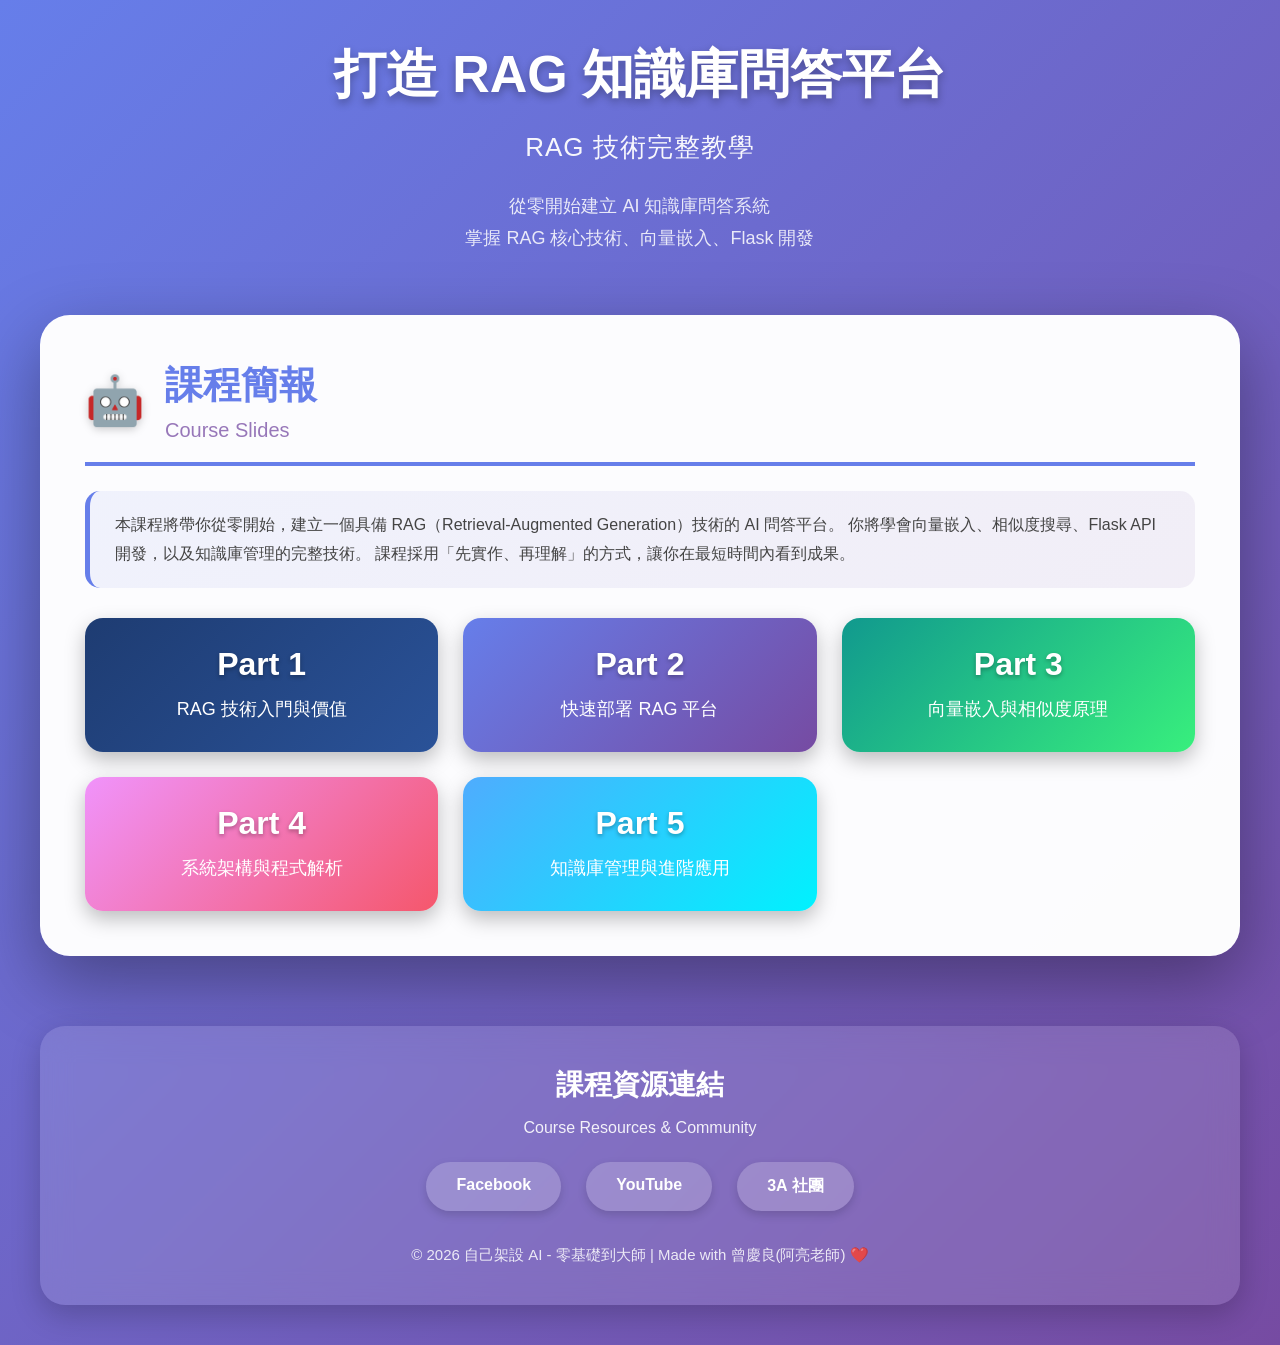
<file: 簡報/index.html>
<!DOCTYPE html>
<html lang="zh-TW">
<head>
    <meta charset="UTF-8">
    <meta name="viewport" content="width=device-width, initial-scale=1.0">
    <title>打造 RAG 知識庫問答平台 - 教學簡報</title>
    <style>
        * {
            margin: 0;
            padding: 0;
            box-sizing: border-box;
        }

        body {
            font-family: 'Microsoft JhengHei', 'Segoe UI', Arial, sans-serif;
            background: linear-gradient(135deg, #667eea 0%, #764ba2 100%);
            min-height: 100vh;
            padding: 40px 20px;
        }

        .container {
            max-width: 1200px;
            margin: 0 auto;
        }

        .header {
            text-align: center;
            color: white;
            margin-bottom: 60px;
            animation: fadeInDown 1s ease;
        }

        .header h1 {
            font-size: 52px;
            margin-bottom: 20px;
            text-shadow: 0 4px 8px rgba(0, 0, 0, 0.3);
            font-weight: 800;
        }

        .header p {
            font-size: 26px;
            opacity: 0.95;
            font-weight: 300;
            letter-spacing: 1px;
        }

        .header .course-info {
            margin-top: 25px;
            font-size: 18px;
            opacity: 0.85;
            line-height: 1.8;
        }

        .main-section {
            background: rgba(255, 255, 255, 0.98);
            border-radius: 30px;
            padding: 45px;
            margin-bottom: 50px;
            box-shadow: 0 25px 70px rgba(0, 0, 0, 0.35);
            animation: fadeInUp 1s ease;
            transition: transform 0.3s ease, box-shadow 0.3s ease;
        }

        .main-section:hover {
            transform: translateY(-5px);
            box-shadow: 0 30px 80px rgba(0, 0, 0, 0.45);
        }

        .section-header {
            display: flex;
            align-items: center;
            gap: 20px;
            margin-bottom: 25px;
            padding-bottom: 20px;
            border-bottom: 4px solid #667eea;
        }

        .section-icon {
            font-size: 48px;
            filter: drop-shadow(0 2px 4px rgba(0, 0, 0, 0.2));
        }

        .section-info {
            flex: 1;
        }

        .section-title {
            font-size: 38px;
            margin-bottom: 8px;
            font-weight: 700;
            color: #667eea;
        }

        .section-subtitle {
            font-size: 20px;
            opacity: 0.75;
            font-weight: 400;
            color: #764ba2;
        }

        .section-description {
            background: linear-gradient(135deg, rgba(102, 126, 234, 0.08), rgba(118, 75, 162, 0.08));
            padding: 20px 25px;
            border-radius: 15px;
            margin-bottom: 30px;
            border-left: 5px solid #667eea;
            font-size: 16px;
            line-height: 1.8;
            color: #444;
        }

        .parts-grid {
            display: grid;
            grid-template-columns: repeat(auto-fill, minmax(320px, 1fr));
            gap: 25px;
            margin-top: 30px;
        }

        .part-card {
            background: linear-gradient(135deg, #667eea 0%, #764ba2 100%);
            border-radius: 18px;
            padding: 28px;
            text-decoration: none;
            color: white;
            transition: all 0.4s cubic-bezier(0.175, 0.885, 0.32, 1.275);
            box-shadow: 0 8px 20px rgba(0, 0, 0, 0.25);
            text-align: center;
            position: relative;
            overflow: hidden;
        }

        .part-card::before {
            content: '';
            position: absolute;
            top: 0;
            left: 0;
            right: 0;
            bottom: 0;
            background: linear-gradient(135deg, rgba(255, 255, 255, 0.1) 0%, rgba(255, 255, 255, 0) 100%);
            opacity: 0;
            transition: opacity 0.3s ease;
        }

        .part-card:hover::before {
            opacity: 1;
        }

        .part-card:hover {
            transform: translateY(-8px) scale(1.03);
            box-shadow: 0 15px 40px rgba(0, 0, 0, 0.45);
        }

        /* 不同顏色主題 */
        .part-card:nth-child(1) { background: linear-gradient(135deg, #1e3c72 0%, #2a5298 100%); }
        .part-card:nth-child(2) { background: linear-gradient(135deg, #667eea 0%, #764ba2 100%); }
        .part-card:nth-child(3) { background: linear-gradient(135deg, #11998e 0%, #38ef7d 100%); }
        .part-card:nth-child(4) { background: linear-gradient(135deg, #f093fb 0%, #f5576c 100%); }
        .part-card:nth-child(5) { background: linear-gradient(135deg, #4facfe 0%, #00f2fe 100%); }

        .part-number {
            font-size: 32px;
            font-weight: 800;
            margin-bottom: 12px;
            text-shadow: 0 2px 4px rgba(0, 0, 0, 0.3);
            position: relative;
            z-index: 1;
        }

        .part-title {
            font-size: 18px;
            line-height: 1.6;
            font-weight: 500;
            position: relative;
            z-index: 1;
        }

        .footer {
            text-align: center;
            color: white;
            margin-top: 70px;
            padding: 40px;
            background: rgba(255, 255, 255, 0.12);
            border-radius: 25px;
            backdrop-filter: blur(15px);
            box-shadow: 0 10px 30px rgba(0, 0, 0, 0.2);
        }

        .footer h3 {
            font-size: 28px;
            margin-bottom: 15px;
            font-weight: 700;
        }

        .footer p {
            font-size: 16px;
            opacity: 0.9;
        }

        .footer-links {
            display: flex;
            justify-content: center;
            gap: 25px;
            margin-top: 25px;
            flex-wrap: wrap;
        }

        .footer-link {
            background: rgba(255, 255, 255, 0.2);
            color: white;
            padding: 14px 30px;
            border-radius: 30px;
            text-decoration: none;
            transition: all 0.3s ease;
            font-weight: 600;
            font-size: 16px;
            box-shadow: 0 4px 10px rgba(0, 0, 0, 0.15);
        }

        .footer-link:hover {
            background: rgba(255, 255, 255, 0.35);
            transform: translateY(-3px);
            box-shadow: 0 6px 15px rgba(0, 0, 0, 0.25);
            text-decoration: none;
        }

        .progress-indicator {
            position: fixed;
            top: 0;
            left: 0;
            height: 4px;
            background: linear-gradient(90deg, #667eea 0%, #764ba2 100%);
            z-index: 10000;
            transition: width 0.3s ease;
        }

        @keyframes fadeInDown {
            from {
                opacity: 0;
                transform: translateY(-40px);
            }
            to {
                opacity: 1;
                transform: translateY(0);
            }
        }

        @keyframes fadeInUp {
            from {
                opacity: 0;
                transform: translateY(40px);
            }
            to {
                opacity: 1;
                transform: translateY(0);
            }
        }

        @media (max-width: 768px) {
            .header h1 {
                font-size: 32px;
            }

            .header p {
                font-size: 18px;
            }

            .header .course-info {
                font-size: 14px;
            }

            .main-section {
                padding: 30px 25px;
            }

            .section-header {
                flex-direction: column;
                text-align: center;
                gap: 10px;
            }

            .section-title {
                font-size: 26px;
            }

            .section-subtitle {
                font-size: 16px;
            }

            .parts-grid {
                grid-template-columns: 1fr;
                gap: 18px;
            }

            .part-card {
                padding: 22px;
            }

            .part-number {
                font-size: 26px;
            }

            .part-title {
                font-size: 16px;
            }

            .footer-links {
                flex-direction: column;
                gap: 15px;
            }
        }
    </style>
</head>
<body>
    <div class="progress-indicator" id="progressBar"></div>

    <div class="container">
        <div class="header">
            <h1>打造 RAG 知識庫問答平台</h1>
            <p>RAG 技術完整教學</p>
            <div class="course-info">
                從零開始建立 AI 知識庫問答系統<br>
                掌握 RAG 核心技術、向量嵌入、Flask 開發
            </div>
        </div>

        <!-- Main Section -->
        <div class="main-section">
            <div class="section-header">
                <div class="section-icon">🤖</div>
                <div class="section-info">
                    <h2 class="section-title">課程簡報</h2>
                    <p class="section-subtitle">Course Slides</p>
                </div>
            </div>
            <div class="section-description">
                本課程將帶你從零開始，建立一個具備 RAG（Retrieval-Augmented Generation）技術的 AI 問答平台。
                你將學會向量嵌入、相似度搜尋、Flask API 開發，以及知識庫管理的完整技術。
                課程採用「先實作、再理解」的方式，讓你在最短時間內看到成果。
            </div>
            <div class="parts-grid">
                <a href="Part1_RAG技術入門與價值.html" class="part-card">
                    <div class="part-number">Part 1</div>
                    <div class="part-title">RAG 技術入門與價值</div>
                </a>
                <a href="Part2_快速部署RAG平台.html" class="part-card">
                    <div class="part-number">Part 2</div>
                    <div class="part-title">快速部署 RAG 平台</div>
                </a>
                <a href="Part3_向量嵌入與相似度原理.html" class="part-card">
                    <div class="part-number">Part 3</div>
                    <div class="part-title">向量嵌入與相似度原理</div>
                </a>
                <a href="Part4_系統架構與程式解析.html" class="part-card">
                    <div class="part-number">Part 4</div>
                    <div class="part-title">系統架構與程式解析</div>
                </a>
                <a href="Part5_知識庫管理與進階應用.html" class="part-card">
                    <div class="part-number">Part 5</div>
                    <div class="part-title">知識庫管理與進階應用</div>
                </a>
            </div>
        </div>

        <!-- Footer -->
        <div class="footer">
            <h3>課程資源連結</h3>
            <p>Course Resources & Community</p>
            <div class="footer-links">
                <a href="https://www.facebook.com/iddmail" target="_blank" class="footer-link">Facebook</a>
                <a href="https://www.youtube.com/@Liang-yt02" target="_blank" class="footer-link">YouTube</a>
                <a href="https://www.facebook.com/groups/2754139931432955?locale=zh_TW" target="_blank" class="footer-link">3A 社團</a>
            </div>
            <p style="margin-top: 35px; opacity: 0.85; font-size: 15px;">© 2026 自己架設 AI - 零基礎到大師 | Made with 曾慶良(阿亮老師) ❤️</p>
        </div>
    </div>

    <script>
        // 滾動進度條
        window.addEventListener('scroll', () => {
            const winScroll = document.body.scrollTop || document.documentElement.scrollTop;
            const height = document.documentElement.scrollHeight - document.documentElement.clientHeight;
            const scrolled = (winScroll / height) * 100;
            document.getElementById('progressBar').style.width = scrolled + '%';
        });
    </script>
</body>
</html>
</file>
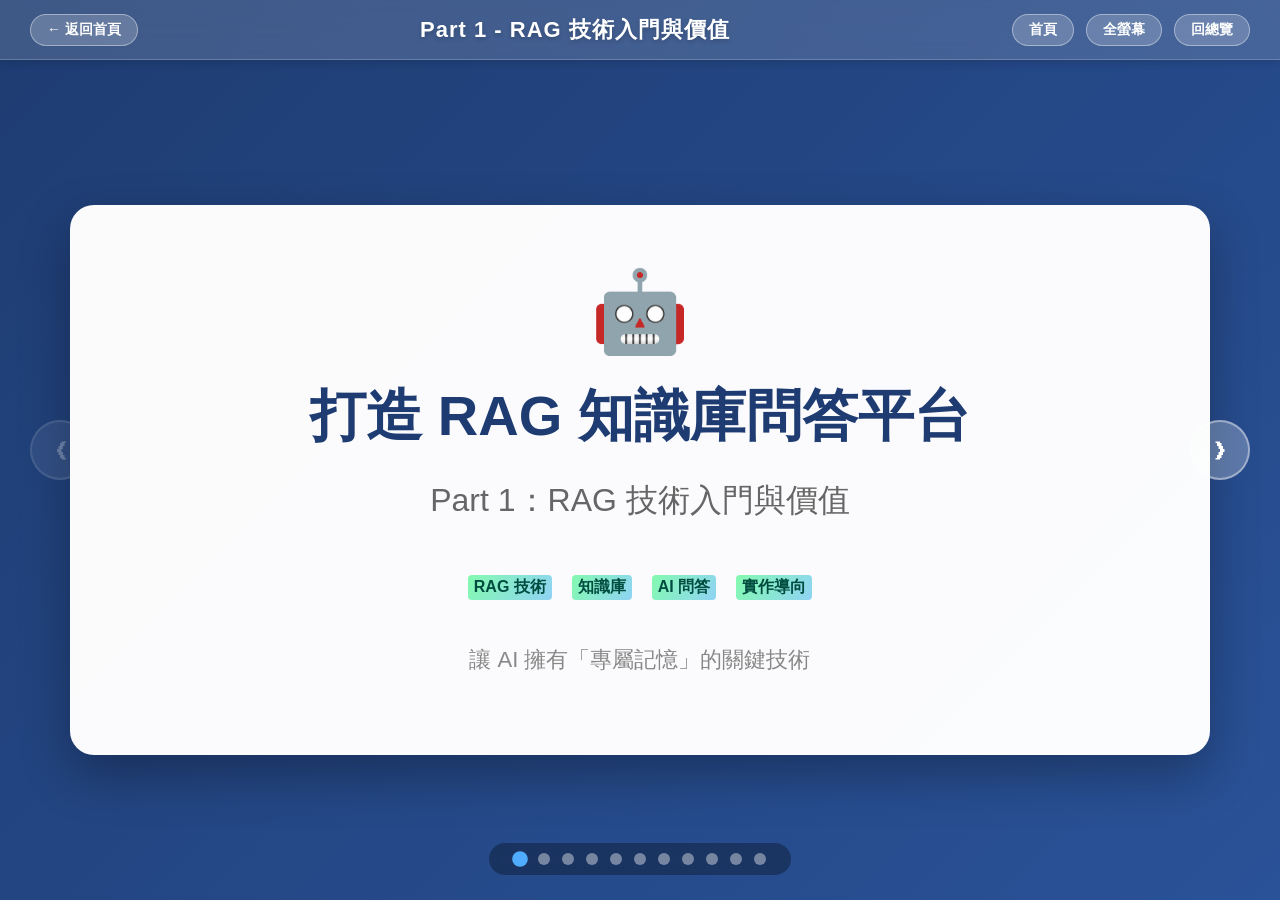
<file: 簡報/Part1_RAG技術入門與價值.html>
<!DOCTYPE html>
<html lang="zh-TW">
<head>
    <meta charset="UTF-8">
    <meta name="viewport" content="width=device-width, initial-scale=1.0">
    <title>Part 1 - RAG 技術入門與價值</title>
    <style>
        * {
            margin: 0;
            padding: 0;
            box-sizing: border-box;
        }

        body {
            font-family: 'Microsoft JhengHei', 'Segoe UI', Arial, sans-serif;
            background: linear-gradient(135deg, #1e3c72 0%, #2a5298 100%);
            min-height: 100vh;
            overflow: hidden;
            color: #333;
        }

        .nav-bar {
            position: fixed;
            top: 0; left: 0; right: 0;
            height: 60px;
            background: rgba(255, 255, 255, 0.15);
            backdrop-filter: blur(12px);
            border-bottom: 1px solid rgba(255, 255, 255, 0.2);
            display: flex;
            justify-content: space-between;
            align-items: center;
            padding: 0 30px;
            z-index: 10000;
            box-shadow: 0 4px 6px rgba(0,0,0,0.1);
        }

        .nav-title {
            font-size: 22px;
            font-weight: 700;
            color: #fff;
            letter-spacing: 1px;
            text-shadow: 0 2px 4px rgba(0,0,0,0.2);
        }

        .nav-buttons { display: flex; gap: 12px; }

        .nav-btn {
            background: rgba(255, 255, 255, 0.2);
            border: 1px solid rgba(255, 255, 255, 0.4);
            color: white;
            padding: 6px 16px;
            border-radius: 20px;
            cursor: pointer;
            font-size: 14px;
            font-weight: 600;
            text-decoration: none;
            transition: all 0.3s ease;
            display: flex;
            align-items: center;
            gap: 6px;
        }

        .nav-btn:hover {
            background: rgba(255, 255, 255, 0.4);
            transform: translateY(-2px);
        }

        .nav-arrow {
            position: fixed;
            top: 50%;
            transform: translateY(-50%);
            background: rgba(255,255,255,0.25);
            color: white;
            width: 60px; height: 60px;
            border-radius: 50%;
            border: 2px solid rgba(255,255,255,0.4);
            font-size: 24px;
            cursor: pointer;
            z-index: 9000;
            transition: all 0.3s;
            display: flex;
            align-items: center;
            justify-content: center;
        }
        .nav-arrow:hover {
            background: rgba(255,255,255,0.5);
            transform: translateY(-50%) scale(1.1);
        }
        .prev-arrow { left: 30px; }
        .next-arrow { right: 30px; }
        .nav-arrow:disabled { opacity: 0.3; cursor: not-allowed; }

        .slide-container {
            width: 100%;
            height: 100vh;
            padding-top: 60px;
            position: relative;
            z-index: 1;
        }

        .slide {
            position: absolute;
            top: 60px; left: 0;
            width: 100%;
            height: calc(100vh - 60px);
            display: none;
            align-items: center;
            justify-content: center;
            padding: 40px;
            opacity: 0;
            transition: opacity 0.4s ease;
            z-index: 10;
        }

        .slide.active {
            display: flex;
            opacity: 1;
            z-index: 20;
        }

        .content-card {
            background: rgba(255, 255, 255, 0.98);
            border-radius: 24px;
            box-shadow: 0 20px 50px rgba(0, 0, 0, 0.3);
            padding: 60px;
            max-width: 1400px;
            width: 95%;
            max-height: 88vh;
            overflow-y: auto;
            position: relative;
        }

        h1 { color: #1e3c72; font-size: 56px; margin-bottom: 24px; text-align: center; }
        h2 { color: #2a5298; font-size: 38px; margin-bottom: 35px; border-bottom: 3px solid #1e3c72; padding-bottom: 12px; }
        h3 { color: #1e3c72; font-size: 26px; margin: 30px 0 15px 0; }
        p, li { font-size: 22px; line-height: 1.8; color: #444; margin-bottom: 15px; }
        code { background: #f0f2f5; padding: 3px 8px; border-radius: 6px; font-family: monospace; color: #d63384; font-weight: 600; font-size: 0.95em; }
        pre { background: #282c34; color: #abb2bf; padding: 25px; border-radius: 12px; overflow-x: auto; margin: 25px 0; font-size: 18px; line-height: 1.6; font-family: monospace; }
        .box { padding: 25px; border-radius: 12px; margin: 25px 0; border-left: 6px solid; font-size: 20px; }
        .info { background: #e3f2fd; border-color: #2196f3; color: #0d47a1; }
        .warning { background: #fff3cd; border-color: #ffc107; color: #856404; }
        .success { background: #d4edda; border-color: #28a745; color: #155724; }
        .highlight { background: linear-gradient(120deg, #84fab0 0%, #8fd3f4 100%); padding: 2px 6px; border-radius: 4px; font-weight: bold; color: #004d40; }

        .concept-grid { display: grid; grid-template-columns: repeat(auto-fit, minmax(300px, 1fr)); gap: 25px; margin-top: 30px; }
        .concept-card { background: #f8f9fa; padding: 25px; border-radius: 15px; border: 1px solid #e9ecef; transition: transform 0.3s; }
        .concept-card:hover { transform: translateY(-8px); border-color: #4facfe; }

        .comparison-table { width: 100%; border-collapse: collapse; margin: 25px 0; font-size: 18px; }
        .comparison-table th, .comparison-table td { padding: 15px; border: 1px solid #ddd; text-align: left; }
        .comparison-table th { background: #1e3c72; color: white; }
        .comparison-table tr:nth-child(even) { background: #f8f9fa; }

        .indicators { position: fixed; bottom: 25px; left: 50%; transform: translateX(-50%); display: flex; gap: 12px; z-index: 4000; padding: 10px 25px; background: rgba(0,0,0,0.3); border-radius: 30px; backdrop-filter: blur(5px); }
        .dot { width: 12px; height: 12px; background: rgba(255,255,255,0.4); border-radius: 50%; cursor: pointer; }
        .dot.active { background: #4facfe; transform: scale(1.3); }

        .emoji-large { font-size: 80px; margin-bottom: 20px; }
        .center { text-align: center; }

        .step-list { counter-reset: step; list-style: none; padding-left: 0; }
        .step-list li { counter-increment: step; padding: 20px 20px 20px 70px; margin: 15px 0; background: #f8f9fa; border-radius: 12px; position: relative; }
        .step-list li::before { content: counter(step); position: absolute; left: 15px; top: 50%; transform: translateY(-50%); background: #1e3c72; color: white; width: 40px; height: 40px; border-radius: 50%; display: flex; align-items: center; justify-content: center; font-weight: bold; font-size: 20px; }
    </style>
</head>
<body>

    <div class="nav-bar">
        <a href="index.html" class="nav-btn home-btn">← 返回首頁</a>
        <div class="nav-title">Part 1 - RAG 技術入門與價值</div>
        <div class="nav-buttons">
            <button class="nav-btn" onclick="goToSlide(0)">首頁</button>
            <button class="nav-btn" onclick="toggleFullscreen()">全螢幕</button>
            <a href="index.html" class="nav-btn">回總覽</a>
        </div>
    </div>

    <div class="slide-container">

        <!-- Slide 1: 封面 -->
        <div class="slide active">
            <div class="content-card center">
                <div class="emoji-large">🤖</div>
                <h1>打造 RAG 知識庫問答平台</h1>
                <h2 style="border: none; font-weight: normal; font-size: 32px; color: #666;">
                    Part 1：RAG 技術入門與價值
                </h2>
                <div style="margin-top: 40px; display: flex; gap: 20px; justify-content: center; flex-wrap: wrap;">
                    <span class="highlight">RAG 技術</span>
                    <span class="highlight">知識庫</span>
                    <span class="highlight">AI 問答</span>
                    <span class="highlight">實作導向</span>
                </div>
                <p style="margin-top: 40px; color: #888;">讓 AI 擁有「專屬記憶」的關鍵技術</p>
            </div>
        </div>

        <!-- Slide 2: 學習目標 -->
        <div class="slide">
            <div class="content-card">
                <h2>🎯 本單元學習目標</h2>
                <p>完成這個單元後，你將能夠：</p>
                <div class="concept-grid">
                    <div class="concept-card">
                        <h3>1. 理解 RAG</h3>
                        <p>了解 RAG（檢索增強生成）的核心概念與運作原理</p>
                    </div>
                    <div class="concept-card">
                        <h3>2. 知道 RAG 價值</h3>
                        <p>明白為什麼 RAG 對企業與個人 AI 應用如此重要</p>
                    </div>
                    <div class="concept-card">
                        <h3>3. 認識應用場景</h3>
                        <p>掌握 RAG 技術在各種情境中的實際應用</p>
                    </div>
                    <div class="concept-card">
                        <h3>4. 準備動手實作</h3>
                        <p>為後續的實作建立必要的背景知識</p>
                    </div>
                </div>
            </div>
        </div>

        <!-- Slide 3: AI 的限制 -->
        <div class="slide">
            <div class="content-card">
                <h2>🤔 你有沒有遇過這些問題？</h2>
                <div class="concept-grid">
                    <div class="concept-card">
                        <h3>❌ 時效性問題</h3>
                        <p>「AI 不知道最新的產品資訊」</p>
                        <p style="color: #666; font-size: 18px;">AI 的訓練資料有截止日期</p>
                    </div>
                    <div class="concept-card">
                        <h3>❌ 專業性問題</h3>
                        <p>「AI 不了解我們公司的內部流程」</p>
                        <p style="color: #666; font-size: 18px;">AI 只有通用知識，沒有你的專業資料</p>
                    </div>
                    <div class="concept-card">
                        <h3>❌ 可靠性問題</h3>
                        <p>「AI 有時會胡說八道」</p>
                        <p style="color: #666; font-size: 18px;">AI 會產生「幻覺」，回答看似合理但錯誤的內容</p>
                    </div>
                    <div class="concept-card">
                        <h3>❌ 來源不明</h3>
                        <p>「AI 的答案不知道從哪來的」</p>
                        <p style="color: #666; font-size: 18px;">無法追溯資訊來源，難以驗證正確性</p>
                    </div>
                </div>
                <div class="box info" style="margin-top: 30px;">
                    <strong>這些問題的解決方案就是：RAG 技術！</strong>
                </div>
            </div>
        </div>

        <!-- Slide 4: 什麼是 RAG -->
        <div class="slide">
            <div class="content-card">
                <h2>📚 什麼是 RAG？</h2>
                <div style="text-align: center; margin: 30px 0;">
                    <h3 style="font-size: 36px; color: #1e3c72;">
                        <span class="highlight">R</span>etrieval-<span class="highlight">A</span>ugmented <span class="highlight">G</span>eneration
                    </h3>
                    <p style="font-size: 28px; color: #666; margin-top: 15px;">檢索增強生成</p>
                </div>
                <div class="concept-grid">
                    <div class="concept-card" style="background: #e3f2fd;">
                        <h3>🔍 Retrieval（檢索）</h3>
                        <p>在回答問題前，先從知識庫中「找出」相關資料</p>
                    </div>
                    <div class="concept-card" style="background: #fff3cd;">
                        <h3>⬆️ Augmented（增強）</h3>
                        <p>用找到的資料「加強」AI 的背景知識</p>
                    </div>
                    <div class="concept-card" style="background: #d4edda;">
                        <h3>✍️ Generation（生成）</h3>
                        <p>AI 基於增強後的知識「產生」精準答案</p>
                    </div>
                </div>
                <div class="box success" style="margin-top: 30px;">
                    <strong>簡單說：RAG = 先找資料，再回答問題</strong>
                </div>
            </div>
        </div>

        <!-- Slide 5: 生活化比喻 -->
        <div class="slide">
            <div class="content-card">
                <h2>💡 用生活來理解 RAG</h2>
                <div style="display: flex; gap: 40px; margin-top: 30px; flex-wrap: wrap;">
                    <div style="flex: 1; min-width: 300px;">
                        <h3>📝 傳統 AI</h3>
                        <p>就像一個學生只靠記憶回答考試題目</p>
                        <ul>
                            <li>只能用腦袋裡記得的東西</li>
                            <li>可能記錯或記不清楚</li>
                            <li>無法回答訓練時沒學過的內容</li>
                        </ul>
                    </div>
                    <div style="flex: 1; min-width: 300px;">
                        <h3>📚 RAG AI</h3>
                        <p>就像一個學生可以翻閱課本來回答問題</p>
                        <ul>
                            <li>先從課本找到相關段落</li>
                            <li>根據找到的內容整理答案</li>
                            <li>答案有明確的參考來源</li>
                        </ul>
                    </div>
                </div>
                <div class="box info" style="margin-top: 30px;">
                    <strong>RAG 讓 AI 擁有了「翻閱資料」的能力！</strong>
                </div>
            </div>
        </div>

        <!-- Slide 6: 傳統 AI vs RAG -->
        <div class="slide">
            <div class="content-card">
                <h2>⚖️ 傳統 AI vs RAG AI</h2>
                <table class="comparison-table">
                    <tr>
                        <th>比較項目</th>
                        <th>傳統 AI</th>
                        <th>RAG AI</th>
                    </tr>
                    <tr>
                        <td><strong>知識來源</strong></td>
                        <td>僅限訓練資料</td>
                        <td>訓練資料 + 外部知識庫</td>
                    </tr>
                    <tr>
                        <td><strong>時效性</strong></td>
                        <td>❌ 資料有截止日期</td>
                        <td>✅ 可隨時更新</td>
                    </tr>
                    <tr>
                        <td><strong>專業性</strong></td>
                        <td>❌ 只有通用知識</td>
                        <td>✅ 可客製化專業領域</td>
                    </tr>
                    <tr>
                        <td><strong>可靠性</strong></td>
                        <td>❌ 可能產生幻覺</td>
                        <td>✅ 基於真實文件</td>
                    </tr>
                    <tr>
                        <td><strong>可追溯</strong></td>
                        <td>❌ 無法確認來源</td>
                        <td>✅ 顯示參考來源</td>
                    </tr>
                    <tr>
                        <td><strong>更新成本</strong></td>
                        <td>❌ 需重新訓練模型</td>
                        <td>✅ 只需更新知識庫</td>
                    </tr>
                </table>
            </div>
        </div>

        <!-- Slide 7: RAG 運作流程 -->
        <div class="slide">
            <div class="content-card">
                <h2>🔄 RAG 運作流程</h2>
                <ol class="step-list">
                    <li>
                        <strong>使用者提問</strong><br>
                        <span style="color: #666;">例如：「什麼是 Flask？」</span>
                    </li>
                    <li>
                        <strong>問題向量化</strong><br>
                        <span style="color: #666;">將問題轉換成數學向量（一串數字）</span>
                    </li>
                    <li>
                        <strong>相似度搜尋</strong><br>
                        <span style="color: #666;">在知識庫中找出最相關的內容</span>
                    </li>
                    <li>
                        <strong>上下文注入</strong><br>
                        <span style="color: #666;">將找到的知識提供給 AI 作為參考</span>
                    </li>
                    <li>
                        <strong>AI 生成答案</strong><br>
                        <span style="color: #666;">AI 根據知識庫內容產生精準回答</span>
                    </li>
                    <li>
                        <strong>顯示結果與來源</strong><br>
                        <span style="color: #666;">呈現答案並標示參考來源</span>
                    </li>
                </ol>
            </div>
        </div>

        <!-- Slide 8: 應用場景 -->
        <div class="slide">
            <div class="content-card">
                <h2>🎯 RAG 應用場景</h2>
                <div class="concept-grid">
                    <div class="concept-card">
                        <h3>🏢 企業知識管理</h3>
                        <p>將公司文件、操作手冊整理成知識庫</p>
                        <p style="color: #28a745;">員工提問 → AI 從內部文件找答案</p>
                    </div>
                    <div class="concept-card">
                        <h3>🎧 客服問答系統</h3>
                        <p>整理常見問題，提供即時自動回覆</p>
                        <p style="color: #28a745;">7/24 自動化客服支援</p>
                    </div>
                    <div class="concept-card">
                        <h3>🎓 教育學習平台</h3>
                        <p>建立課程知識庫，學生隨時提問</p>
                        <p style="color: #28a745;">AI 助教協助學習</p>
                    </div>
                    <div class="concept-card">
                        <h3>📖 技術文件問答</h3>
                        <p>API 文件、故障排除指南</p>
                        <p style="color: #28a745;">開發者快速找到解答</p>
                    </div>
                    <div class="concept-card">
                        <h3>⚖️ 專業領域諮詢</h3>
                        <p>法律、醫療、金融等專業知識</p>
                        <p style="color: #28a745;">提供有根據的專業建議</p>
                    </div>
                    <div class="concept-card">
                        <h3>📝 個人知識管理</h3>
                        <p>整理讀書筆記、學習心得</p>
                        <p style="color: #28a745;">打造專屬 AI 助手</p>
                    </div>
                </div>
            </div>
        </div>

        <!-- Slide 9: 我們要做的專案 -->
        <div class="slide">
            <div class="content-card">
                <h2>🚀 我們要打造的專案</h2>
                <div class="box success">
                    <h3 style="margin-bottom: 15px;">RAG 知識庫 AI 問答平台</h3>
                    <p>一個完整的 AI 問答系統，具備以下功能：</p>
                </div>
                <div class="concept-grid" style="margin-top: 30px;">
                    <div class="concept-card">
                        <h3>✅ 多 AI 模型支援</h3>
                        <p>OpenAI GPT-5.6 Terra、Google Gemini 3.5</p>
                    </div>
                    <div class="concept-card">
                        <h3>✅ 向量相似度搜尋</h3>
                        <p>智慧語意搜尋，找出最相關內容</p>
                    </div>
                    <div class="concept-card">
                        <h3>✅ 知識庫管理</h3>
                        <p>新增、編輯、刪除、批次匯入</p>
                    </div>
                    <div class="concept-card">
                        <h3>✅ 來源引用</h3>
                        <p>顯示答案的參考來源與相似度</p>
                    </div>
                    <div class="concept-card">
                        <h3>✅ Google 試算表整合</h3>
                        <p>一鍵同步雲端知識庫</p>
                    </div>
                    <div class="concept-card">
                        <h3>✅ 現代化介面</h3>
                        <p>美觀易用的網頁對話介面</p>
                    </div>
                </div>
            </div>
        </div>

        <!-- Slide 10: 專案預覽 -->
        <div class="slide">
            <div class="content-card">
                <h2>👀 專案預覽</h2>
                <div style="display: flex; gap: 30px; margin-top: 30px; flex-wrap: wrap;">
                    <div style="flex: 1; min-width: 350px;">
                        <h3>🖥️ 主要畫面</h3>
                        <div class="box info">
                            <ul style="margin: 0;">
                                <li>聊天對話介面</li>
                                <li>AI 模型切換</li>
                                <li>知識庫管理面板</li>
                                <li>設定對話框</li>
                            </ul>
                        </div>
                    </div>
                    <div style="flex: 1; min-width: 350px;">
                        <h3>⚡ 核心體驗</h3>
                        <div class="box success">
                            <ul style="margin: 0;">
                                <li>提問 → 立即得到答案</li>
                                <li>答案下方顯示「參考來源」</li>
                                <li>相似度百分比一目了然</li>
                                <li>隨時新增、更新知識</li>
                            </ul>
                        </div>
                    </div>
                </div>
                <div class="box warning" style="margin-top: 30px;">
                    <strong>下一個 Part：我們將實際動手部署這個平台！</strong>
                </div>
            </div>
        </div>

        <!-- Slide 11: 本單元總結 -->
        <div class="slide">
            <div class="content-card">
                <h2>📝 Part 1 總結</h2>
                <div class="concept-grid">
                    <div class="concept-card" style="background: #e3f2fd;">
                        <h3>RAG 是什麼</h3>
                        <p>檢索增強生成 = 先找資料再回答</p>
                    </div>
                    <div class="concept-card" style="background: #fff3cd;">
                        <h3>為什麼需要 RAG</h3>
                        <p>解決 AI 的時效性、專業性、可靠性限制</p>
                    </div>
                    <div class="concept-card" style="background: #d4edda;">
                        <h3>核心流程</h3>
                        <p>提問 → 檢索 → 增強 → 生成 → 引用來源</p>
                    </div>
                    <div class="concept-card" style="background: #f8d7da;">
                        <h3>應用價值</h3>
                        <p>企業知識管理、客服、教育、專業諮詢</p>
                    </div>
                </div>
                <div class="box success" style="margin-top: 40px; text-align: center;">
                    <h3>🎉 準備好了嗎？</h3>
                    <p style="font-size: 24px;">下一個 Part：動手部署你的第一個 RAG 平台！</p>
                </div>
            </div>
        </div>

    </div>

    <button class="nav-arrow prev-arrow" id="prevBtn" onclick="changeSlide(-1)">❮</button>
    <button class="nav-arrow next-arrow" id="nextBtn" onclick="changeSlide(1)">❯</button>

    <div class="indicators" id="indicatorContainer"></div>

    <script>
        let currentSlide = 0;
        const slides = document.querySelectorAll('.slide');
        const totalSlides = slides.length;

        function init() {
            createIndicators();
            showSlide(0);
            updateButtons();
            document.addEventListener('keydown', handleKeydown);
        }

        function handleKeydown(e) {
            if (e.key === 'ArrowLeft') changeSlide(-1);
            if (e.key === 'ArrowRight') changeSlide(1);
        }

        function createIndicators() {
            const container = document.getElementById('indicatorContainer');
            container.innerHTML = '';
            slides.forEach((_, index) => {
                const dot = document.createElement('div');
                dot.className = 'dot';
                dot.onclick = () => goToSlide(index);
                container.appendChild(dot);
            });
        }

        function showSlide(index) {
            if (index < 0) index = 0;
            if (index >= totalSlides) index = totalSlides - 1;

            slides.forEach(slide => slide.classList.remove('active'));
            slides[index].classList.add('active');
            currentSlide = index;

            const dots = document.querySelectorAll('.dot');
            dots.forEach((dot, idx) => {
                dot.classList.toggle('active', idx === index);
            });

            updateButtons();
        }

        function changeSlide(direction) {
            showSlide(currentSlide + direction);
        }

        function goToSlide(index) {
            showSlide(index);
        }

        function updateButtons() {
            document.getElementById('prevBtn').disabled = currentSlide === 0;
            document.getElementById('nextBtn').disabled = currentSlide === totalSlides - 1;
        }

        function toggleFullscreen() {
            if (!document.fullscreenElement) {
                document.documentElement.requestFullscreen();
            } else {
                if (document.exitFullscreen) {
                    document.exitFullscreen();
                }
            }
        }

        init();
    </script>
</body>
</html>
</file>
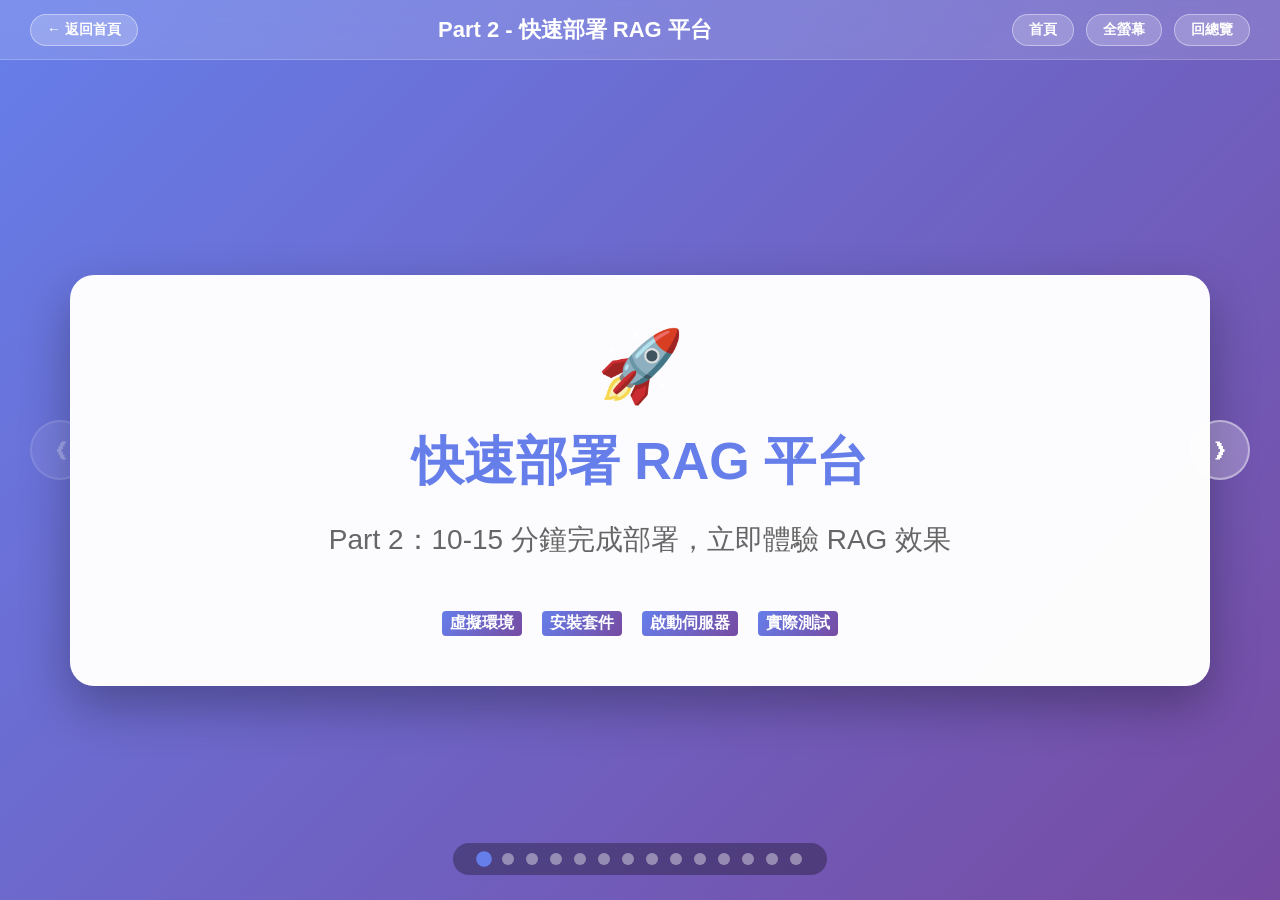
<file: 簡報/Part2_快速部署RAG平台.html>
<!DOCTYPE html>
<html lang="zh-TW">
<head>
    <meta charset="UTF-8">
    <meta name="viewport" content="width=device-width, initial-scale=1.0">
    <title>Part 2 - 快速部署 RAG 平台</title>
    <style>
        * { margin: 0; padding: 0; box-sizing: border-box; }
        body {
            font-family: 'Microsoft JhengHei', 'Segoe UI', Arial, sans-serif;
            background: linear-gradient(135deg, #667eea 0%, #764ba2 100%);
            min-height: 100vh;
            overflow: hidden;
            color: #333;
        }
        .nav-bar {
            position: fixed;
            top: 0; left: 0; right: 0;
            height: 60px;
            background: rgba(255, 255, 255, 0.15);
            backdrop-filter: blur(12px);
            border-bottom: 1px solid rgba(255, 255, 255, 0.2);
            display: flex;
            justify-content: space-between;
            align-items: center;
            padding: 0 30px;
            z-index: 10000;
        }
        .nav-title { font-size: 22px; font-weight: 700; color: #fff; }
        .nav-buttons { display: flex; gap: 12px; }
        .nav-btn {
            background: rgba(255, 255, 255, 0.2);
            border: 1px solid rgba(255, 255, 255, 0.4);
            color: white;
            padding: 6px 16px;
            border-radius: 20px;
            cursor: pointer;
            font-size: 14px;
            font-weight: 600;
            text-decoration: none;
            transition: all 0.3s ease;
        }
        .nav-btn:hover { background: rgba(255, 255, 255, 0.4); transform: translateY(-2px); }
        .nav-arrow {
            position: fixed;
            top: 50%;
            transform: translateY(-50%);
            background: rgba(255,255,255,0.25);
            color: white;
            width: 60px; height: 60px;
            border-radius: 50%;
            border: 2px solid rgba(255,255,255,0.4);
            font-size: 24px;
            cursor: pointer;
            z-index: 9000;
            transition: all 0.3s;
            display: flex;
            align-items: center;
            justify-content: center;
        }
        .nav-arrow:hover { background: rgba(255,255,255,0.5); transform: translateY(-50%) scale(1.1); }
        .prev-arrow { left: 30px; }
        .next-arrow { right: 30px; }
        .nav-arrow:disabled { opacity: 0.3; cursor: not-allowed; }
        .slide-container { width: 100%; height: 100vh; padding-top: 60px; position: relative; z-index: 1; }
        .slide {
            position: absolute;
            top: 60px; left: 0;
            width: 100%;
            height: calc(100vh - 60px);
            display: none;
            align-items: center;
            justify-content: center;
            padding: 40px;
            opacity: 0;
            transition: opacity 0.4s ease;
            z-index: 10;
        }
        .slide.active { display: flex; opacity: 1; z-index: 20; }
        .content-card {
            background: rgba(255, 255, 255, 0.98);
            border-radius: 24px;
            box-shadow: 0 20px 50px rgba(0, 0, 0, 0.3);
            padding: 50px;
            max-width: 1400px;
            width: 95%;
            max-height: 88vh;
            overflow-y: auto;
        }
        h1 { color: #667eea; font-size: 52px; margin-bottom: 24px; text-align: center; }
        h2 { color: #764ba2; font-size: 36px; margin-bottom: 30px; border-bottom: 3px solid #667eea; padding-bottom: 12px; }
        h3 { color: #667eea; font-size: 24px; margin: 25px 0 15px 0; }
        p, li { font-size: 20px; line-height: 1.8; color: #444; margin-bottom: 12px; }
        code { background: #f0f2f5; padding: 3px 8px; border-radius: 6px; font-family: 'Consolas', monospace; color: #d63384; font-weight: 600; }
        pre { background: #1e1e1e; color: #d4d4d4; padding: 20px; border-radius: 12px; overflow-x: auto; margin: 20px 0; font-size: 16px; line-height: 1.6; font-family: 'Consolas', monospace; }
        .box { padding: 20px; border-radius: 12px; margin: 20px 0; border-left: 6px solid; font-size: 18px; }
        .info { background: #e3f2fd; border-color: #2196f3; color: #0d47a1; }
        .warning { background: #fff3cd; border-color: #ffc107; color: #856404; }
        .success { background: #d4edda; border-color: #28a745; color: #155724; }
        .danger { background: #f8d7da; border-color: #dc3545; color: #721c24; }
        .highlight { background: linear-gradient(120deg, #667eea 0%, #764ba2 100%); padding: 2px 8px; border-radius: 4px; font-weight: bold; color: white; }
        .concept-grid { display: grid; grid-template-columns: repeat(auto-fit, minmax(280px, 1fr)); gap: 20px; margin-top: 25px; }
        .concept-card { background: #f8f9fa; padding: 20px; border-radius: 15px; border: 1px solid #e9ecef; transition: transform 0.3s; }
        .concept-card:hover { transform: translateY(-5px); border-color: #667eea; }
        .indicators { position: fixed; bottom: 25px; left: 50%; transform: translateX(-50%); display: flex; gap: 12px; z-index: 4000; padding: 10px 25px; background: rgba(0,0,0,0.3); border-radius: 30px; }
        .dot { width: 12px; height: 12px; background: rgba(255,255,255,0.4); border-radius: 50%; cursor: pointer; }
        .dot.active { background: #667eea; transform: scale(1.3); }
        .emoji-large { font-size: 70px; margin-bottom: 20px; }
        .center { text-align: center; }
        .step-box { background: linear-gradient(135deg, #667eea 0%, #764ba2 100%); color: white; padding: 15px 25px; border-radius: 12px; margin: 15px 0; font-size: 22px; font-weight: bold; }
        .command-box { background: #1e1e1e; border-radius: 12px; padding: 20px; margin: 15px 0; }
        .command-box .label { color: #888; font-size: 14px; margin-bottom: 8px; }
        .command-box code { background: transparent; color: #4ec9b0; font-size: 18px; }
        .two-col { display: grid; grid-template-columns: 1fr 1fr; gap: 30px; }
        @media (max-width: 900px) { .two-col { grid-template-columns: 1fr; } }
    </style>
</head>
<body>

    <div class="nav-bar">
        <a href="index.html" class="nav-btn home-btn">← 返回首頁</a>
        <div class="nav-title">Part 2 - 快速部署 RAG 平台</div>
        <div class="nav-buttons">
            <button class="nav-btn" onclick="goToSlide(0)">首頁</button>
            <button class="nav-btn" onclick="toggleFullscreen()">全螢幕</button>
            <a href="index.html" class="nav-btn">回總覽</a>
        </div>
    </div>

    <div class="slide-container">

        <!-- Slide 1: 封面 -->
        <div class="slide active">
            <div class="content-card center">
                <div class="emoji-large">🚀</div>
                <h1>快速部署 RAG 平台</h1>
                <h2 style="border: none; font-weight: normal; font-size: 28px; color: #666;">
                    Part 2：10-15 分鐘完成部署，立即體驗 RAG 效果
                </h2>
                <div style="margin-top: 40px; display: flex; gap: 20px; justify-content: center; flex-wrap: wrap;">
                    <span class="highlight">虛擬環境</span>
                    <span class="highlight">安裝套件</span>
                    <span class="highlight">啟動伺服器</span>
                    <span class="highlight">實際測試</span>
                </div>
            </div>
        </div>

        <!-- Slide 2: 本單元目標 -->
        <div class="slide">
            <div class="content-card">
                <h2>🎯 本單元目標</h2>
                <p>跟著步驟做，10-15 分鐘就能看到成果！</p>
                <div class="concept-grid">
                    <div class="concept-card">
                        <h3>Step 1</h3>
                        <p>確認專案檔案位置</p>
                    </div>
                    <div class="concept-card">
                        <h3>Step 2</h3>
                        <p>建立 Python 虛擬環境</p>
                    </div>
                    <div class="concept-card">
                        <h3>Step 3</h3>
                        <p>安裝必要套件</p>
                    </div>
                    <div class="concept-card">
                        <h3>Step 4</h3>
                        <p>啟動 Flask 伺服器</p>
                    </div>
                    <div class="concept-card">
                        <h3>Step 5</h3>
                        <p>設定 API Key</p>
                    </div>
                    <div class="concept-card">
                        <h3>Step 6</h3>
                        <p>匯入知識庫並測試</p>
                    </div>
                </div>
                <div class="box success" style="margin-top: 30px;">
                    <strong>先看到效果，再了解原理！</strong>
                </div>
            </div>
        </div>

        <!-- Slide 3: Step 1 確認檔案 -->
        <div class="slide">
            <div class="content-card">
                <div class="step-box">Step 1：確認專案檔案位置</div>
                <p>首先確認你已經有專案檔案，應該在以下路徑：</p>
                <div class="command-box">
                    <div class="label">專案路徑</div>
                    <code>D:\自己架設AI_零基礎到大師\CH3_打造RAG知識庫問答平台\</code>
                </div>
                <h3>📁 你應該看到這些檔案：</h3>
                <div class="two-col">
                    <div>
                        <ul>
                            <li><code>app.py</code> - Flask 後端主程式</li>
                            <li><code>requirements.txt</code> - 套件清單</li>
                            <li><code>README.md</code> - 說明文件</li>
                        </ul>
                    </div>
                    <div>
                        <ul>
                            <li><code>templates/</code> - 網頁模板</li>
                            <li><code>static/</code> - CSS、JS</li>
                            <li><code>data/</code> - 範例知識庫</li>
                        </ul>
                    </div>
                </div>
                <div class="box info">
                    <strong>確認完畢？</strong> 接下來建立虛擬環境！
                </div>
            </div>
        </div>

        <!-- Slide 4: Step 2 虛擬環境 -->
        <div class="slide">
            <div class="content-card">
                <div class="step-box">Step 2：建立並啟動虛擬環境</div>
                <p>虛擬環境是 Python 專案的獨立空間，避免套件版本衝突。</p>

                <h3>📌 Windows 用戶</h3>
                <div class="command-box">
                    <div class="label">切換到專案資料夾</div>
                    <code>cd D:\自己架設AI_零基礎到大師\CH3_打造RAG知識庫問答平台</code>
                </div>
                <div class="command-box">
                    <div class="label">建立虛擬環境</div>
                    <code>python -m venv venv</code>
                </div>
                <div class="command-box">
                    <div class="label">啟動虛擬環境</div>
                    <code>venv\Scripts\activate</code>
                </div>

                <div class="box success">
                    <strong>成功標誌：</strong>看到提示符號前面出現 <code>(venv)</code> 就表示成功！
                </div>
            </div>
        </div>

        <!-- Slide 5: macOS/Linux -->
        <div class="slide">
            <div class="content-card">
                <div class="step-box">Step 2：macOS / Linux 用戶</div>

                <div class="command-box">
                    <div class="label">切換到專案資料夾</div>
                    <code>cd ~/自己架設AI_零基礎到大師/CH3_打造RAG知識庫問答平台</code>
                </div>
                <div class="command-box">
                    <div class="label">建立虛擬環境</div>
                    <code>python3 -m venv venv</code>
                </div>
                <div class="command-box">
                    <div class="label">啟動虛擬環境</div>
                    <code>source venv/bin/activate</code>
                </div>

                <div class="box info">
                    <strong>小提醒：</strong>每次開啟新的終端機視窗，都要重新啟動虛擬環境！
                </div>
            </div>
        </div>

        <!-- Slide 6: Step 3 安裝套件 -->
        <div class="slide">
            <div class="content-card">
                <div class="step-box">Step 3：安裝必要套件</div>
                <p>確認虛擬環境已啟動（看到 <code>(venv)</code>），然後執行：</p>

                <div class="command-box">
                    <div class="label">安裝所有套件</div>
                    <code>pip install -r requirements.txt</code>
                </div>

                <div class="box warning">
                    <strong>⚠️ 重要提醒：</strong><br>
                    首次安裝會下載 AI 模型（約 400MB），需要 5-10 分鐘，請耐心等候！
                </div>

                <h3>📦 安裝的主要套件</h3>
                <div class="concept-grid">
                    <div class="concept-card">
                        <code>flask</code>
                        <p style="font-size: 16px;">網頁框架</p>
                    </div>
                    <div class="concept-card">
                        <code>openai</code>
                        <p style="font-size: 16px;">OpenAI API</p>
                    </div>
                    <div class="concept-card">
                        <code>google-generativeai</code>
                        <p style="font-size: 16px;">Gemini API</p>
                    </div>
                    <div class="concept-card">
                        <code>sentence-transformers</code>
                        <p style="font-size: 16px;">向量嵌入核心</p>
                    </div>
                </div>
            </div>
        </div>

        <!-- Slide 7: Step 4 啟動伺服器 -->
        <div class="slide">
            <div class="content-card">
                <div class="step-box">Step 4：啟動 Flask 伺服器</div>
                <p>套件安裝完成後，只需一行指令就能啟動！</p>

                <div class="command-box">
                    <div class="label">啟動伺服器</div>
                    <code>python app.py</code>
                </div>

                <div class="box success">
                    <strong>成功畫面：</strong>
                    <pre style="background: transparent; color: inherit; padding: 10px 0; margin: 10px 0;">
 * Serving Flask app 'app'
 * Debug mode: on
 * Running on http://127.0.0.1:5001
Press CTRL+C to quit</pre>
                </div>

                <div class="box info">
                    <strong>📌 小提醒：</strong>
                    <ul style="margin: 10px 0 0 20px;">
                        <li>終端機會保持運行狀態，<strong>不要關閉</strong></li>
                        <li>按 <code>Ctrl+C</code> 可以停止伺服器</li>
                    </ul>
                </div>
            </div>
        </div>

        <!-- Slide 8: Step 5 開啟網頁 -->
        <div class="slide">
            <div class="content-card">
                <div class="step-box">Step 5：開啟網頁介面</div>
                <p>保持終端機運行，開啟瀏覽器並輸入：</p>

                <div class="command-box" style="text-align: center;">
                    <div class="label">網址</div>
                    <code style="font-size: 28px;">http://127.0.0.1:5001</code>
                </div>

                <h3>🖥️ 你會看到...</h3>
                <div class="concept-grid">
                    <div class="concept-card">
                        <h3>主標題</h3>
                        <p>RAG 知識庫 AI 問答平台</p>
                    </div>
                    <div class="concept-card">
                        <h3>功能按鈕</h3>
                        <p>⚙️ 設定、🗄️ 知識庫管理、🗑️ 清空對話</p>
                    </div>
                    <div class="concept-card">
                        <h3>對話區域</h3>
                        <p>中間顯示對話內容</p>
                    </div>
                    <div class="concept-card">
                        <h3>輸入框</h3>
                        <p>下方輸入訊息</p>
                    </div>
                </div>
            </div>
        </div>

        <!-- Slide 9: Step 6 設定 API Key -->
        <div class="slide">
            <div class="content-card">
                <div class="step-box">Step 6：設定 API Key</div>
                <p>點擊右上角 <strong>⚙️ 設定</strong> 按鈕，進行以下設定：</p>

                <div class="two-col">
                    <div class="concept-card">
                        <h3>1. 選擇 AI 服務</h3>
                        <p>OpenAI 或 Google AI Studio</p>
                    </div>
                    <div class="concept-card">
                        <h3>2. 輸入 API Key</h3>
                        <p>貼上你的 API Key</p>
                    </div>
                    <div class="concept-card">
                        <h3>3. 選擇模型</h3>
                        <p>GPT-5.6 Terra 或 Gemini 3.5 Flash</p>
                    </div>
                    <div class="concept-card">
                        <h3>4. 選擇角色</h3>
                        <p>建議選「知識庫助理」</p>
                    </div>
                </div>

                <div class="box danger" style="margin-top: 25px;">
                    <strong>⚠️ 最重要！務必勾選：</strong><br>
                    <span style="font-size: 24px;">☑️ 啟用 RAG 知識庫檢索</span>
                </div>
            </div>
        </div>

        <!-- Slide 10: Step 7 匯入知識庫 -->
        <div class="slide">
            <div class="content-card">
                <div class="step-box">Step 7：匯入範例知識庫</div>
                <p>點擊右上角 <strong>🗄️ 知識庫管理</strong> 按鈕</p>

                <ol style="margin: 25px 0;">
                    <li style="margin: 15px 0;">點擊 <strong>「📤 匯入 CSV/Excel」</strong> 按鈕</li>
                    <li style="margin: 15px 0;">選擇檔案：<code>data/knowledge_base_example.csv</code></li>
                    <li style="margin: 15px 0;">點擊 <strong>「上傳」</strong></li>
                    <li style="margin: 15px 0;">等待 <strong>「成功匯入 XX 筆資料」</strong> 訊息</li>
                </ol>

                <div class="box success">
                    <strong>匯入完成！</strong> 知識庫表格會顯示所有資料，包含問題、答案、分類等欄位。
                </div>
            </div>
        </div>

        <!-- Slide 11: 測試 RAG -->
        <div class="slide">
            <div class="content-card">
                <div class="step-box">Step 8：測試 RAG 問答功能！</div>
                <p>關閉知識庫管理介面，回到主畫面，試試這些問題：</p>

                <div class="concept-grid">
                    <div class="concept-card" style="background: #e3f2fd;">
                        <code style="font-size: 20px;">什麼是 Flask？</code>
                    </div>
                    <div class="concept-card" style="background: #fff3cd;">
                        <code style="font-size: 20px;">RAG 是什麼技術？</code>
                    </div>
                    <div class="concept-card" style="background: #d4edda;">
                        <code style="font-size: 20px;">Python 虛擬環境有什麼用？</code>
                    </div>
                    <div class="concept-card" style="background: #f8d7da;">
                        <code style="font-size: 20px;">如何學習程式設計？</code>
                    </div>
                </div>

                <div class="box info" style="margin-top: 25px;">
                    <strong>觀察重點：</strong>
                    <ul style="margin: 10px 0 0 20px;">
                        <li>AI 回答下方會顯示 <strong>📚 參考來源</strong></li>
                        <li>每個來源都有 <strong>相似度百分比</strong></li>
                        <li>這就是 RAG 的精髓！</li>
                    </ul>
                </div>
            </div>
        </div>

        <!-- Slide 12: 成功畫面說明 -->
        <div class="slide">
            <div class="content-card">
                <h2>🎉 恭喜！你成功部署了 RAG 平台</h2>

                <div class="two-col">
                    <div>
                        <h3>📚 參考來源區塊包含：</h3>
                        <ul>
                            <li><strong>問題</strong>：知識庫中最相關的問題</li>
                            <li><strong>分類</strong>：這筆知識的分類</li>
                            <li><strong>相似度</strong>：語意相似程度（%）</li>
                        </ul>
                    </div>
                    <div>
                        <h3>⚡ RAG 運作過程：</h3>
                        <ol>
                            <li>你的問題 → 轉換成向量</li>
                            <li>向量搜尋知識庫</li>
                            <li>找到相關內容給 AI</li>
                            <li>AI 生成精準回答</li>
                        </ol>
                    </div>
                </div>

                <div class="box success" style="margin-top: 30px;">
                    <strong>這就是 RAG 的魔力！</strong> AI 不再只靠記憶，而是能參考你的專業知識庫。
                </div>
            </div>
        </div>

        <!-- Slide 13: 常見問題 -->
        <div class="slide">
            <div class="content-card">
                <h2>❓ 常見問題快速排除</h2>

                <div class="concept-grid">
                    <div class="concept-card">
                        <h3>❌ 套件安裝失敗</h3>
                        <p>先升級 pip：<br><code>python -m pip install --upgrade pip</code></p>
                    </div>
                    <div class="concept-card">
                        <h3>❌ 網頁打不開</h3>
                        <p>確認終端機顯示 <code>Running on...</code> 且沒關閉</p>
                    </div>
                    <div class="concept-card">
                        <h3>❌ AI 沒用知識庫</h3>
                        <p>確認設定中勾選了「啟用 RAG 知識庫檢索」</p>
                    </div>
                    <div class="concept-card">
                        <h3>❌ 模型下載很慢</h3>
                        <p>正常現象，約 400MB，請耐心等待</p>
                    </div>
                </div>
            </div>
        </div>

        <!-- Slide 14: 總結 -->
        <div class="slide">
            <div class="content-card">
                <h2>📝 Part 2 總結</h2>

                <div class="concept-grid">
                    <div class="concept-card" style="background: #e3f2fd;">
                        <h3>✅ 完成項目</h3>
                        <ul>
                            <li>建立虛擬環境</li>
                            <li>安裝套件</li>
                            <li>啟動伺服器</li>
                            <li>設定 API Key</li>
                            <li>匯入知識庫</li>
                            <li>測試 RAG 問答</li>
                        </ul>
                    </div>
                    <div class="concept-card" style="background: #d4edda;">
                        <h3>🎯 學到了</h3>
                        <ul>
                            <li>RAG 實際運作效果</li>
                            <li>參考來源的價值</li>
                            <li>相似度的意義</li>
                            <li>知識庫管理基礎</li>
                        </ul>
                    </div>
                </div>

                <div class="box info" style="margin-top: 30px; text-align: center;">
                    <h3>🚀 下一步</h3>
                    <p style="font-size: 22px;">Part 3：深入了解向量嵌入與相似度搜尋的原理！</p>
                </div>
            </div>
        </div>

    </div>

    <button class="nav-arrow prev-arrow" id="prevBtn" onclick="changeSlide(-1)">❮</button>
    <button class="nav-arrow next-arrow" id="nextBtn" onclick="changeSlide(1)">❯</button>
    <div class="indicators" id="indicatorContainer"></div>

    <script>
        let currentSlide = 0;
        const slides = document.querySelectorAll('.slide');
        const totalSlides = slides.length;

        function init() {
            createIndicators();
            showSlide(0);
            updateButtons();
            document.addEventListener('keydown', handleKeydown);
        }

        function handleKeydown(e) {
            if (e.key === 'ArrowLeft') changeSlide(-1);
            if (e.key === 'ArrowRight') changeSlide(1);
        }

        function createIndicators() {
            const container = document.getElementById('indicatorContainer');
            container.innerHTML = '';
            slides.forEach((_, index) => {
                const dot = document.createElement('div');
                dot.className = 'dot';
                dot.onclick = () => goToSlide(index);
                container.appendChild(dot);
            });
        }

        function showSlide(index) {
            if (index < 0) index = 0;
            if (index >= totalSlides) index = totalSlides - 1;
            slides.forEach(slide => slide.classList.remove('active'));
            slides[index].classList.add('active');
            currentSlide = index;
            const dots = document.querySelectorAll('.dot');
            dots.forEach((dot, idx) => dot.classList.toggle('active', idx === index));
            updateButtons();
        }

        function changeSlide(direction) { showSlide(currentSlide + direction); }
        function goToSlide(index) { showSlide(index); }
        function updateButtons() {
            document.getElementById('prevBtn').disabled = currentSlide === 0;
            document.getElementById('nextBtn').disabled = currentSlide === totalSlides - 1;
        }
        function toggleFullscreen() {
            if (!document.fullscreenElement) document.documentElement.requestFullscreen();
            else if (document.exitFullscreen) document.exitFullscreen();
        }
        init();
    </script>
</body>
</html>
</file>
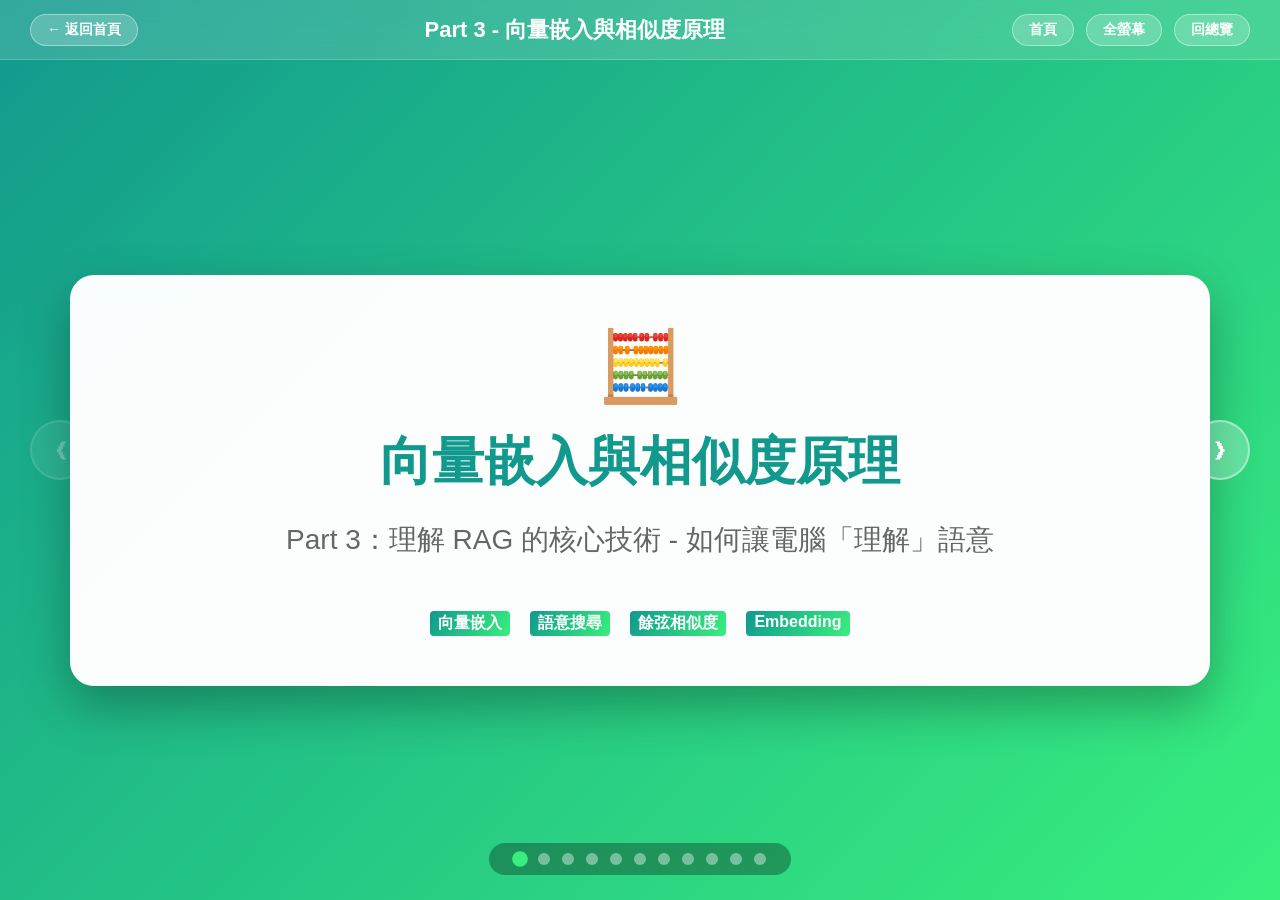
<file: 簡報/Part3_向量嵌入與相似度原理.html>
<!DOCTYPE html>
<html lang="zh-TW">
<head>
    <meta charset="UTF-8">
    <meta name="viewport" content="width=device-width, initial-scale=1.0">
    <title>Part 3 - 向量嵌入與相似度原理</title>
    <style>
        * { margin: 0; padding: 0; box-sizing: border-box; }
        body {
            font-family: 'Microsoft JhengHei', 'Segoe UI', Arial, sans-serif;
            background: linear-gradient(135deg, #11998e 0%, #38ef7d 100%);
            min-height: 100vh;
            overflow: hidden;
            color: #333;
        }
        .nav-bar {
            position: fixed;
            top: 0; left: 0; right: 0;
            height: 60px;
            background: rgba(255, 255, 255, 0.15);
            backdrop-filter: blur(12px);
            border-bottom: 1px solid rgba(255, 255, 255, 0.2);
            display: flex;
            justify-content: space-between;
            align-items: center;
            padding: 0 30px;
            z-index: 10000;
        }
        .nav-title { font-size: 22px; font-weight: 700; color: #fff; }
        .nav-buttons { display: flex; gap: 12px; }
        .nav-btn {
            background: rgba(255, 255, 255, 0.2);
            border: 1px solid rgba(255, 255, 255, 0.4);
            color: white;
            padding: 6px 16px;
            border-radius: 20px;
            cursor: pointer;
            font-size: 14px;
            font-weight: 600;
            text-decoration: none;
            transition: all 0.3s ease;
        }
        .nav-btn:hover { background: rgba(255, 255, 255, 0.4); transform: translateY(-2px); }
        .nav-arrow {
            position: fixed;
            top: 50%;
            transform: translateY(-50%);
            background: rgba(255,255,255,0.25);
            color: white;
            width: 60px; height: 60px;
            border-radius: 50%;
            border: 2px solid rgba(255,255,255,0.4);
            font-size: 24px;
            cursor: pointer;
            z-index: 9000;
            transition: all 0.3s;
            display: flex;
            align-items: center;
            justify-content: center;
        }
        .nav-arrow:hover { background: rgba(255,255,255,0.5); transform: translateY(-50%) scale(1.1); }
        .prev-arrow { left: 30px; }
        .next-arrow { right: 30px; }
        .nav-arrow:disabled { opacity: 0.3; cursor: not-allowed; }
        .slide-container { width: 100%; height: 100vh; padding-top: 60px; position: relative; z-index: 1; }
        .slide {
            position: absolute;
            top: 60px; left: 0;
            width: 100%;
            height: calc(100vh - 60px);
            display: none;
            align-items: center;
            justify-content: center;
            padding: 40px;
            opacity: 0;
            transition: opacity 0.4s ease;
            z-index: 10;
        }
        .slide.active { display: flex; opacity: 1; z-index: 20; }
        .content-card {
            background: rgba(255, 255, 255, 0.98);
            border-radius: 24px;
            box-shadow: 0 20px 50px rgba(0, 0, 0, 0.3);
            padding: 50px;
            max-width: 1400px;
            width: 95%;
            max-height: 88vh;
            overflow-y: auto;
        }
        h1 { color: #11998e; font-size: 52px; margin-bottom: 24px; text-align: center; }
        h2 { color: #0d7377; font-size: 36px; margin-bottom: 30px; border-bottom: 3px solid #11998e; padding-bottom: 12px; }
        h3 { color: #11998e; font-size: 24px; margin: 25px 0 15px 0; }
        p, li { font-size: 20px; line-height: 1.8; color: #444; margin-bottom: 12px; }
        code { background: #e8f5e9; padding: 3px 8px; border-radius: 6px; font-family: 'Consolas', monospace; color: #2e7d32; font-weight: 600; }
        pre { background: #1e1e1e; color: #d4d4d4; padding: 20px; border-radius: 12px; overflow-x: auto; margin: 20px 0; font-size: 16px; line-height: 1.6; font-family: 'Consolas', monospace; }
        .box { padding: 20px; border-radius: 12px; margin: 20px 0; border-left: 6px solid; font-size: 18px; }
        .info { background: #e3f2fd; border-color: #2196f3; color: #0d47a1; }
        .warning { background: #fff3cd; border-color: #ffc107; color: #856404; }
        .success { background: #d4edda; border-color: #28a745; color: #155724; }
        .highlight { background: linear-gradient(120deg, #11998e 0%, #38ef7d 100%); padding: 2px 8px; border-radius: 4px; font-weight: bold; color: white; }
        .concept-grid { display: grid; grid-template-columns: repeat(auto-fit, minmax(280px, 1fr)); gap: 20px; margin-top: 25px; }
        .concept-card { background: #f8f9fa; padding: 20px; border-radius: 15px; border: 1px solid #e9ecef; transition: transform 0.3s; }
        .concept-card:hover { transform: translateY(-5px); border-color: #11998e; }
        .indicators { position: fixed; bottom: 25px; left: 50%; transform: translateX(-50%); display: flex; gap: 12px; z-index: 4000; padding: 10px 25px; background: rgba(0,0,0,0.3); border-radius: 30px; }
        .dot { width: 12px; height: 12px; background: rgba(255,255,255,0.4); border-radius: 50%; cursor: pointer; }
        .dot.active { background: #38ef7d; transform: scale(1.3); }
        .emoji-large { font-size: 70px; margin-bottom: 20px; }
        .center { text-align: center; }
        .vector-box { background: #f0f9f4; border: 2px solid #11998e; border-radius: 12px; padding: 20px; margin: 15px 0; font-family: monospace; font-size: 16px; text-align: center; }
        .two-col { display: grid; grid-template-columns: 1fr 1fr; gap: 30px; }
        @media (max-width: 900px) { .two-col { grid-template-columns: 1fr; } }
        .arrow-flow { display: flex; align-items: center; justify-content: center; gap: 15px; margin: 30px 0; flex-wrap: wrap; }
        .arrow-flow .step { background: #e8f5e9; padding: 15px 25px; border-radius: 12px; font-weight: bold; }
        .arrow-flow .arrow { font-size: 24px; color: #11998e; }
    </style>
</head>
<body>

    <div class="nav-bar">
        <a href="index.html" class="nav-btn home-btn">← 返回首頁</a>
        <div class="nav-title">Part 3 - 向量嵌入與相似度原理</div>
        <div class="nav-buttons">
            <button class="nav-btn" onclick="goToSlide(0)">首頁</button>
            <button class="nav-btn" onclick="toggleFullscreen()">全螢幕</button>
            <a href="index.html" class="nav-btn">回總覽</a>
        </div>
    </div>

    <div class="slide-container">

        <!-- Slide 1: 封面 -->
        <div class="slide active">
            <div class="content-card center">
                <div class="emoji-large">🧮</div>
                <h1>向量嵌入與相似度原理</h1>
                <h2 style="border: none; font-weight: normal; font-size: 28px; color: #666;">
                    Part 3：理解 RAG 的核心技術 - 如何讓電腦「理解」語意
                </h2>
                <div style="margin-top: 40px; display: flex; gap: 20px; justify-content: center; flex-wrap: wrap;">
                    <span class="highlight">向量嵌入</span>
                    <span class="highlight">語意搜尋</span>
                    <span class="highlight">餘弦相似度</span>
                    <span class="highlight">Embedding</span>
                </div>
            </div>
        </div>

        <!-- Slide 2: 為什麼需要向量 -->
        <div class="slide">
            <div class="content-card">
                <h2>🤔 電腦如何「理解」文字？</h2>
                <p>電腦其實不懂文字，它只懂數字！</p>

                <div class="two-col" style="margin-top: 30px;">
                    <div class="concept-card" style="background: #ffebee;">
                        <h3>❌ 傳統關鍵字搜尋</h3>
                        <p>搜尋「蘋果」只能找到包含「蘋果」這個詞的文件</p>
                        <p style="color: #c62828; font-size: 16px;">找不到「iPhone」「水果」等相關內容</p>
                    </div>
                    <div class="concept-card" style="background: #e8f5e9;">
                        <h3>✅ 語意向量搜尋</h3>
                        <p>搜尋「蘋果」能找到語意相關的內容</p>
                        <p style="color: #2e7d32; font-size: 16px;">能找到「水果」「Apple」「iPhone」等</p>
                    </div>
                </div>

                <div class="box info" style="margin-top: 30px;">
                    <strong>關鍵差異：</strong>向量搜尋理解「意思」，不只是比對「字串」！
                </div>
            </div>
        </div>

        <!-- Slide 3: 什麼是向量嵌入 -->
        <div class="slide">
            <div class="content-card">
                <h2>📐 什麼是向量嵌入（Embedding）？</h2>

                <p>向量嵌入就是把文字轉換成「一串數字」，讓電腦能夠計算。</p>

                <div class="vector-box">
                    <div style="margin-bottom: 15px;">
                        <strong>「Python 是程式語言」</strong>
                    </div>
                    <div style="font-size: 14px; color: #666;">↓ 經過 Embedding 模型轉換 ↓</div>
                    <div style="margin-top: 15px; color: #11998e;">
                        [0.234, -0.567, 0.891, 0.123, -0.456, 0.789, ...]
                    </div>
                    <div style="font-size: 14px; color: #888; margin-top: 10px;">
                        （這串數字稱為「向量」，通常有 384~768 個維度）
                    </div>
                </div>

                <div class="box success">
                    <strong>核心概念：</strong>語意相近的句子，轉換出來的向量也會很相近！
                </div>
            </div>
        </div>

        <!-- Slide 4: 向量空間概念 -->
        <div class="slide">
            <div class="content-card">
                <h2>🌌 向量空間的魔法</h2>

                <p>想像所有文字都被放進一個「多維空間」裡...</p>

                <div class="concept-grid">
                    <div class="concept-card">
                        <h3>🍎 水果區</h3>
                        <ul style="font-size: 16px;">
                            <li>「蘋果」</li>
                            <li>「香蕉」</li>
                            <li>「橘子」</li>
                        </ul>
                        <p style="color: #666; font-size: 14px;">這些詞彼此距離很近</p>
                    </div>
                    <div class="concept-card">
                        <h3>💻 程式區</h3>
                        <ul style="font-size: 16px;">
                            <li>「Python」</li>
                            <li>「JavaScript」</li>
                            <li>「程式設計」</li>
                        </ul>
                        <p style="color: #666; font-size: 14px;">這些詞彼此距離很近</p>
                    </div>
                    <div class="concept-card">
                        <h3>📊 距離代表相似度</h3>
                        <p>向量距離越近 = 語意越相似</p>
                        <p>向量距離越遠 = 語意越不同</p>
                    </div>
                </div>

                <div class="box info" style="margin-top: 20px;">
                    這就是為什麼搜尋「程式入門」能找到「Python 教學」！
                </div>
            </div>
        </div>

        <!-- Slide 5: 專案使用的模型 -->
        <div class="slide">
            <div class="content-card">
                <h2>🤖 我們使用的 Embedding 模型</h2>

                <div class="vector-box" style="background: #e3f2fd;">
                    <div style="font-size: 24px; font-weight: bold; color: #1565c0;">
                        paraphrase-multilingual-MiniLM-L12-v2
                    </div>
                </div>

                <div class="concept-grid">
                    <div class="concept-card">
                        <h3>🌍 多語言支援</h3>
                        <p>支援 50+ 種語言，包含中文、英文、日文等</p>
                    </div>
                    <div class="concept-card">
                        <h3>🧠 語意理解</h3>
                        <p>能理解句子的意思，不只是字面比對</p>
                    </div>
                    <div class="concept-card">
                        <h3>📦 適中大小</h3>
                        <p>約 400MB，平衡了效能與精確度</p>
                    </div>
                    <div class="concept-card">
                        <h3>⚡ 速度快</h3>
                        <p>處理一個句子只需幾十毫秒</p>
                    </div>
                </div>

                <div class="box success">
                    由 <strong>Sentence Transformers</strong> 套件提供，首次啟動會自動下載。
                </div>
            </div>
        </div>

        <!-- Slide 6: 相似度計算 -->
        <div class="slide">
            <div class="content-card">
                <h2>📏 如何計算相似度？</h2>

                <p>我們使用 <strong>餘弦相似度（Cosine Similarity）</strong> 來計算向量之間的相似程度。</p>

                <div class="two-col" style="margin-top: 30px;">
                    <div>
                        <h3>數學原理（簡化版）</h3>
                        <p>計算兩個向量的「夾角」：</p>
                        <ul>
                            <li>夾角 = 0° → 完全相同（相似度 1）</li>
                            <li>夾角 = 90° → 完全無關（相似度 0）</li>
                            <li>夾角越小 → 越相似</li>
                        </ul>
                    </div>
                    <div>
                        <h3>實際意義</h3>
                        <div class="concept-card" style="background: #e8f5e9;">
                            <p><strong>相似度 0.95</strong> = 非常相關</p>
                            <p><strong>相似度 0.70</strong> = 有些相關</p>
                            <p><strong>相似度 0.30</strong> = 可能相關</p>
                            <p><strong>相似度 &lt; 0.30</strong> = 不太相關</p>
                        </div>
                    </div>
                </div>

                <div class="box info">
                    系統預設門檻是 <strong>0.3</strong>，低於這個值的結果不會被採用。
                </div>
            </div>
        </div>

        <!-- Slide 7: RAG 搜尋流程 -->
        <div class="slide">
            <div class="content-card">
                <h2>🔄 RAG 向量搜尋流程</h2>

                <div class="arrow-flow">
                    <div class="step">使用者問題</div>
                    <div class="arrow">→</div>
                    <div class="step">問題向量化</div>
                    <div class="arrow">→</div>
                    <div class="step">計算相似度</div>
                    <div class="arrow">→</div>
                    <div class="step">排序篩選</div>
                    <div class="arrow">→</div>
                    <div class="step">取前 N 筆</div>
                </div>

                <div class="concept-grid">
                    <div class="concept-card">
                        <h3>1️⃣ 問題向量化</h3>
                        <p>「Flask 是什麼？」→ [0.12, -0.34, ...]</p>
                    </div>
                    <div class="concept-card">
                        <h3>2️⃣ 逐一比對</h3>
                        <p>與知識庫中每筆資料的向量計算相似度</p>
                    </div>
                    <div class="concept-card">
                        <h3>3️⃣ 排序篩選</h3>
                        <p>依相似度排序，篩選超過門檻的結果</p>
                    </div>
                    <div class="concept-card">
                        <h3>4️⃣ 組成上下文</h3>
                        <p>取前 3 筆最相關的內容給 AI 參考</p>
                    </div>
                </div>
            </div>
        </div>

        <!-- Slide 8: 程式碼示範 -->
        <div class="slide">
            <div class="content-card">
                <h2>💻 程式碼實作（簡化版）</h2>

                <pre style="font-size: 15px;"><code># 1. 載入模型
from sentence_transformers import SentenceTransformer
model = SentenceTransformer('paraphrase-multilingual-MiniLM-L12-v2')

# 2. 將問題轉換成向量
question = "什麼是 Flask？"
question_vector = model.encode(question)

# 3. 計算與知識庫的相似度
from sklearn.metrics.pairwise import cosine_similarity
similarities = cosine_similarity([question_vector], knowledge_vectors)

# 4. 找出最相似的內容
top_indices = similarities[0].argsort()[-3:][::-1]  # 取前3筆</code></pre>

                <div class="box success">
                    <strong>就這麼簡單！</strong> 幾行程式碼就能實現語意搜尋。
                </div>
            </div>
        </div>

        <!-- Slide 9: 為什麼比關鍵字好 -->
        <div class="slide">
            <div class="content-card">
                <h2>⚖️ 向量搜尋 vs 關鍵字搜尋</h2>

                <table style="width: 100%; border-collapse: collapse; margin-top: 20px;">
                    <tr style="background: #11998e; color: white;">
                        <th style="padding: 15px; border: 1px solid #ddd;">搜尋「如何學 Python」</th>
                        <th style="padding: 15px; border: 1px solid #ddd;">關鍵字搜尋</th>
                        <th style="padding: 15px; border: 1px solid #ddd;">向量搜尋</th>
                    </tr>
                    <tr>
                        <td style="padding: 15px; border: 1px solid #ddd;">「Python 入門教學」</td>
                        <td style="padding: 15px; border: 1px solid #ddd; text-align: center;">✅ 有 Python</td>
                        <td style="padding: 15px; border: 1px solid #ddd; text-align: center;">✅ 語意相似</td>
                    </tr>
                    <tr style="background: #f8f9fa;">
                        <td style="padding: 15px; border: 1px solid #ddd;">「程式設計新手指南」</td>
                        <td style="padding: 15px; border: 1px solid #ddd; text-align: center;">❌ 沒有 Python</td>
                        <td style="padding: 15px; border: 1px solid #ddd; text-align: center;">✅ 語意相似</td>
                    </tr>
                    <tr>
                        <td style="padding: 15px; border: 1px solid #ddd;">「學習寫程式的方法」</td>
                        <td style="padding: 15px; border: 1px solid #ddd; text-align: center;">❌ 沒有 Python</td>
                        <td style="padding: 15px; border: 1px solid #ddd; text-align: center;">✅ 語意相似</td>
                    </tr>
                    <tr style="background: #f8f9fa;">
                        <td style="padding: 15px; border: 1px solid #ddd;">「Python 蛇類介紹」</td>
                        <td style="padding: 15px; border: 1px solid #ddd; text-align: center;">✅ 有 Python</td>
                        <td style="padding: 15px; border: 1px solid #ddd; text-align: center;">❌ 語意不同</td>
                    </tr>
                </table>

                <div class="box success" style="margin-top: 25px;">
                    <strong>向量搜尋理解「意圖」，而不只是比對「字串」！</strong>
                </div>
            </div>
        </div>

        <!-- Slide 10: 實際效果展示 -->
        <div class="slide">
            <div class="content-card">
                <h2>🎯 實際效果展示</h2>

                <div class="vector-box">
                    <div style="font-size: 20px; margin-bottom: 15px;">
                        <strong>使用者問題：</strong>「網站怎麼架設？」
                    </div>
                </div>

                <h3>找到的相關知識：</h3>
                <div class="concept-grid">
                    <div class="concept-card" style="background: #e8f5e9; border-color: #4caf50;">
                        <h3>🥇 相似度 92%</h3>
                        <p>「如何建立網頁應用程式？」</p>
                    </div>
                    <div class="concept-card" style="background: #fff3cd; border-color: #ffc107;">
                        <h3>🥈 相似度 85%</h3>
                        <p>「Flask 網站部署教學」</p>
                    </div>
                    <div class="concept-card" style="background: #e3f2fd; border-color: #2196f3;">
                        <h3>🥉 相似度 78%</h3>
                        <p>「前端與後端的差異」</p>
                    </div>
                </div>

                <div class="box info" style="margin-top: 20px;">
                    即使問題的「用詞不同」，向量搜尋依然能找到相關內容！
                </div>
            </div>
        </div>

        <!-- Slide 11: 總結 -->
        <div class="slide">
            <div class="content-card">
                <h2>📝 Part 3 總結</h2>

                <div class="concept-grid">
                    <div class="concept-card" style="background: #e8f5e9;">
                        <h3>向量嵌入</h3>
                        <p>把文字轉成數字向量，讓電腦能計算語意</p>
                    </div>
                    <div class="concept-card" style="background: #e3f2fd;">
                        <h3>餘弦相似度</h3>
                        <p>計算向量夾角，判斷語意相似程度</p>
                    </div>
                    <div class="concept-card" style="background: #fff3cd;">
                        <h3>語意搜尋</h3>
                        <p>理解意思而非字面，找到真正相關的內容</p>
                    </div>
                    <div class="concept-card" style="background: #f8d7da;">
                        <h3>RAG 核心</h3>
                        <p>向量搜尋是 RAG 技術的靈魂所在</p>
                    </div>
                </div>

                <div class="box success" style="margin-top: 30px; text-align: center;">
                    <h3>🚀 下一步</h3>
                    <p style="font-size: 22px;">Part 4：系統架構與程式碼解析！</p>
                </div>
            </div>
        </div>

    </div>

    <button class="nav-arrow prev-arrow" id="prevBtn" onclick="changeSlide(-1)">❮</button>
    <button class="nav-arrow next-arrow" id="nextBtn" onclick="changeSlide(1)">❯</button>
    <div class="indicators" id="indicatorContainer"></div>

    <script>
        let currentSlide = 0;
        const slides = document.querySelectorAll('.slide');
        const totalSlides = slides.length;

        function init() {
            createIndicators();
            showSlide(0);
            updateButtons();
            document.addEventListener('keydown', handleKeydown);
        }

        function handleKeydown(e) {
            if (e.key === 'ArrowLeft') changeSlide(-1);
            if (e.key === 'ArrowRight') changeSlide(1);
        }

        function createIndicators() {
            const container = document.getElementById('indicatorContainer');
            container.innerHTML = '';
            slides.forEach((_, index) => {
                const dot = document.createElement('div');
                dot.className = 'dot';
                dot.onclick = () => goToSlide(index);
                container.appendChild(dot);
            });
        }

        function showSlide(index) {
            if (index < 0) index = 0;
            if (index >= totalSlides) index = totalSlides - 1;
            slides.forEach(slide => slide.classList.remove('active'));
            slides[index].classList.add('active');
            currentSlide = index;
            const dots = document.querySelectorAll('.dot');
            dots.forEach((dot, idx) => dot.classList.toggle('active', idx === index));
            updateButtons();
        }

        function changeSlide(direction) { showSlide(currentSlide + direction); }
        function goToSlide(index) { showSlide(index); }
        function updateButtons() {
            document.getElementById('prevBtn').disabled = currentSlide === 0;
            document.getElementById('nextBtn').disabled = currentSlide === totalSlides - 1;
        }
        function toggleFullscreen() {
            if (!document.fullscreenElement) document.documentElement.requestFullscreen();
            else if (document.exitFullscreen) document.exitFullscreen();
        }
        init();
    </script>
</body>
</html>
</file>
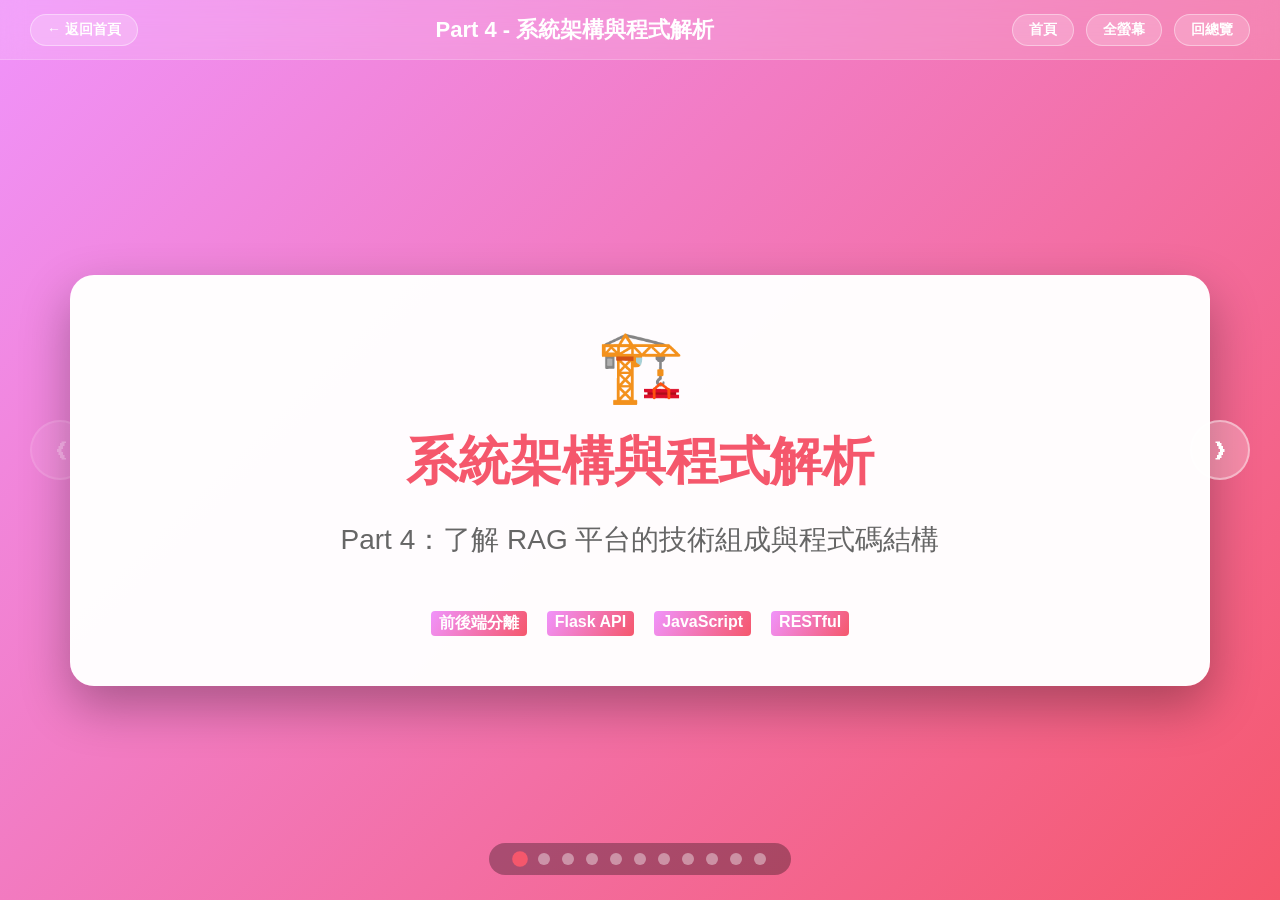
<file: 簡報/Part4_系統架構與程式解析.html>
<!DOCTYPE html>
<html lang="zh-TW">
<head>
    <meta charset="UTF-8">
    <meta name="viewport" content="width=device-width, initial-scale=1.0">
    <title>Part 4 - 系統架構與程式解析</title>
    <style>
        * { margin: 0; padding: 0; box-sizing: border-box; }
        body {
            font-family: 'Microsoft JhengHei', 'Segoe UI', Arial, sans-serif;
            background: linear-gradient(135deg, #f093fb 0%, #f5576c 100%);
            min-height: 100vh;
            overflow: hidden;
            color: #333;
        }
        .nav-bar {
            position: fixed;
            top: 0; left: 0; right: 0;
            height: 60px;
            background: rgba(255, 255, 255, 0.15);
            backdrop-filter: blur(12px);
            border-bottom: 1px solid rgba(255, 255, 255, 0.2);
            display: flex;
            justify-content: space-between;
            align-items: center;
            padding: 0 30px;
            z-index: 10000;
        }
        .nav-title { font-size: 22px; font-weight: 700; color: #fff; }
        .nav-buttons { display: flex; gap: 12px; }
        .nav-btn {
            background: rgba(255, 255, 255, 0.2);
            border: 1px solid rgba(255, 255, 255, 0.4);
            color: white;
            padding: 6px 16px;
            border-radius: 20px;
            cursor: pointer;
            font-size: 14px;
            font-weight: 600;
            text-decoration: none;
            transition: all 0.3s ease;
        }
        .nav-btn:hover { background: rgba(255, 255, 255, 0.4); transform: translateY(-2px); }
        .nav-arrow {
            position: fixed;
            top: 50%;
            transform: translateY(-50%);
            background: rgba(255,255,255,0.25);
            color: white;
            width: 60px; height: 60px;
            border-radius: 50%;
            border: 2px solid rgba(255,255,255,0.4);
            font-size: 24px;
            cursor: pointer;
            z-index: 9000;
            transition: all 0.3s;
            display: flex;
            align-items: center;
            justify-content: center;
        }
        .nav-arrow:hover { background: rgba(255,255,255,0.5); transform: translateY(-50%) scale(1.1); }
        .prev-arrow { left: 30px; }
        .next-arrow { right: 30px; }
        .nav-arrow:disabled { opacity: 0.3; cursor: not-allowed; }
        .slide-container { width: 100%; height: 100vh; padding-top: 60px; position: relative; z-index: 1; }
        .slide {
            position: absolute;
            top: 60px; left: 0;
            width: 100%;
            height: calc(100vh - 60px);
            display: none;
            align-items: center;
            justify-content: center;
            padding: 40px;
            opacity: 0;
            transition: opacity 0.4s ease;
            z-index: 10;
        }
        .slide.active { display: flex; opacity: 1; z-index: 20; }
        .content-card {
            background: rgba(255, 255, 255, 0.98);
            border-radius: 24px;
            box-shadow: 0 20px 50px rgba(0, 0, 0, 0.3);
            padding: 50px;
            max-width: 1400px;
            width: 95%;
            max-height: 88vh;
            overflow-y: auto;
        }
        h1 { color: #f5576c; font-size: 52px; margin-bottom: 24px; text-align: center; }
        h2 { color: #c2185b; font-size: 36px; margin-bottom: 30px; border-bottom: 3px solid #f5576c; padding-bottom: 12px; }
        h3 { color: #f5576c; font-size: 24px; margin: 25px 0 15px 0; }
        p, li { font-size: 20px; line-height: 1.8; color: #444; margin-bottom: 12px; }
        code { background: #fce4ec; padding: 3px 8px; border-radius: 6px; font-family: 'Consolas', monospace; color: #c2185b; font-weight: 600; }
        pre { background: #1e1e1e; color: #d4d4d4; padding: 20px; border-radius: 12px; overflow-x: auto; margin: 20px 0; font-size: 15px; line-height: 1.6; font-family: 'Consolas', monospace; }
        .box { padding: 20px; border-radius: 12px; margin: 20px 0; border-left: 6px solid; font-size: 18px; }
        .info { background: #e3f2fd; border-color: #2196f3; color: #0d47a1; }
        .warning { background: #fff3cd; border-color: #ffc107; color: #856404; }
        .success { background: #d4edda; border-color: #28a745; color: #155724; }
        .highlight { background: linear-gradient(120deg, #f093fb 0%, #f5576c 100%); padding: 2px 8px; border-radius: 4px; font-weight: bold; color: white; }
        .concept-grid { display: grid; grid-template-columns: repeat(auto-fit, minmax(280px, 1fr)); gap: 20px; margin-top: 25px; }
        .concept-card { background: #f8f9fa; padding: 20px; border-radius: 15px; border: 1px solid #e9ecef; transition: transform 0.3s; }
        .concept-card:hover { transform: translateY(-5px); border-color: #f5576c; }
        .indicators { position: fixed; bottom: 25px; left: 50%; transform: translateX(-50%); display: flex; gap: 12px; z-index: 4000; padding: 10px 25px; background: rgba(0,0,0,0.3); border-radius: 30px; }
        .dot { width: 12px; height: 12px; background: rgba(255,255,255,0.4); border-radius: 50%; cursor: pointer; }
        .dot.active { background: #f5576c; transform: scale(1.3); }
        .emoji-large { font-size: 70px; margin-bottom: 20px; }
        .center { text-align: center; }
        .two-col { display: grid; grid-template-columns: 1fr 1fr; gap: 30px; }
        @media (max-width: 900px) { .two-col { grid-template-columns: 1fr; } }
        .file-tree { background: #263238; color: #eceff1; padding: 20px; border-radius: 12px; font-family: monospace; font-size: 16px; }
        .file-tree .folder { color: #90caf9; }
        .file-tree .file { color: #a5d6a7; }
        .arch-box { background: linear-gradient(135deg, #fce4ec 0%, #f3e5f5 100%); border: 2px solid #f5576c; border-radius: 15px; padding: 25px; margin: 20px 0; text-align: center; }
    </style>
</head>
<body>

    <div class="nav-bar">
        <a href="index.html" class="nav-btn home-btn">← 返回首頁</a>
        <div class="nav-title">Part 4 - 系統架構與程式解析</div>
        <div class="nav-buttons">
            <button class="nav-btn" onclick="goToSlide(0)">首頁</button>
            <button class="nav-btn" onclick="toggleFullscreen()">全螢幕</button>
            <a href="index.html" class="nav-btn">回總覽</a>
        </div>
    </div>

    <div class="slide-container">

        <!-- Slide 1: 封面 -->
        <div class="slide active">
            <div class="content-card center">
                <div class="emoji-large">🏗️</div>
                <h1>系統架構與程式解析</h1>
                <h2 style="border: none; font-weight: normal; font-size: 28px; color: #666;">
                    Part 4：了解 RAG 平台的技術組成與程式碼結構
                </h2>
                <div style="margin-top: 40px; display: flex; gap: 20px; justify-content: center; flex-wrap: wrap;">
                    <span class="highlight">前後端分離</span>
                    <span class="highlight">Flask API</span>
                    <span class="highlight">JavaScript</span>
                    <span class="highlight">RESTful</span>
                </div>
            </div>
        </div>

        <!-- Slide 2: 專案結構 -->
        <div class="slide">
            <div class="content-card">
                <h2>📁 專案結構總覽</h2>
                <div class="two-col">
                    <div class="file-tree">
<pre style="background: transparent; margin: 0; padding: 0; color: inherit;">
<span class="folder">📁 RAG知識庫問答平台/</span>
├── <span class="file">app.py</span>              # Flask 後端主程式
├── <span class="file">requirements.txt</span>   # Python 套件清單
├── <span class="file">README.md</span>          # 說明文件
│
├── <span class="folder">📁 templates/</span>
│   └── <span class="file">index.html</span>     # 主頁面模板
│
├── <span class="folder">📁 static/</span>
│   ├── <span class="file">style.css</span>      # 樣式表
│   └── <span class="file">script.js</span>      # 前端邏輯
│
├── <span class="folder">📁 data/</span>
│   ├── <span class="file">knowledge_base.json</span>
│   └── <span class="file">knowledge_base_example.csv</span>
│
└── <span class="folder">📁 gas_scripts/</span>
    └── <span class="file">知識庫API.gs</span>   # Google Apps Script
</pre>
                    </div>
                    <div>
                        <h3>檔案說明</h3>
                        <div class="concept-card">
                            <p><code>app.py</code> - 所有後端邏輯</p>
                        </div>
                        <div class="concept-card">
                            <p><code>templates/</code> - HTML 頁面</p>
                        </div>
                        <div class="concept-card">
                            <p><code>static/</code> - CSS + JS</p>
                        </div>
                        <div class="concept-card">
                            <p><code>data/</code> - 知識庫資料</p>
                        </div>
                    </div>
                </div>
            </div>
        </div>

        <!-- Slide 3: 三層架構 -->
        <div class="slide">
            <div class="content-card">
                <h2>🏛️ 系統三層架構</h2>
                <div class="arch-box">
                    <div style="display: flex; justify-content: space-around; flex-wrap: wrap; gap: 20px;">
                        <div style="text-align: center;">
                            <div style="font-size: 50px;">🖥️</div>
                            <h3>前端層</h3>
                            <p>HTML + CSS + JS</p>
                            <p style="font-size: 14px; color: #666;">使用者介面</p>
                        </div>
                        <div style="font-size: 40px; align-self: center;">⟷</div>
                        <div style="text-align: center;">
                            <div style="font-size: 50px;">⚙️</div>
                            <h3>後端層</h3>
                            <p>Flask + Python</p>
                            <p style="font-size: 14px; color: #666;">業務邏輯、API</p>
                        </div>
                        <div style="font-size: 40px; align-self: center;">⟷</div>
                        <div style="text-align: center;">
                            <div style="font-size: 50px;">💾</div>
                            <h3>資料層</h3>
                            <p>JSON 檔案</p>
                            <p style="font-size: 14px; color: #666;">知識庫儲存</p>
                        </div>
                    </div>
                </div>
                <div class="box info">
                    <strong>前後端分離：</strong>前端透過 HTTP API 與後端溝通，資料用 JSON 格式交換。
                </div>
            </div>
        </div>

        <!-- Slide 4: 後端 Flask -->
        <div class="slide">
            <div class="content-card">
                <h2>⚙️ 後端：Flask 框架</h2>
                <p>Flask 是 Python 輕量級網頁框架，負責處理 HTTP 請求。</p>

                <div class="concept-grid">
                    <div class="concept-card">
                        <h3>🛣️ 路由（Route）</h3>
                        <p>定義 URL 路徑對應的處理函式</p>
                        <code>/api/chat → 聊天功能</code>
                    </div>
                    <div class="concept-card">
                        <h3>📥 請求處理</h3>
                        <p>接收前端發送的 JSON 資料</p>
                        <code>request.json</code>
                    </div>
                    <div class="concept-card">
                        <h3>📤 回應生成</h3>
                        <p>將結果打包成 JSON 回傳</p>
                        <code>jsonify(result)</code>
                    </div>
                    <div class="concept-card">
                        <h3>📁 靜態檔案</h3>
                        <p>提供 CSS、JS、圖片等資源</p>
                        <code>/static/...</code>
                    </div>
                </div>
            </div>
        </div>

        <!-- Slide 5: API 端點 -->
        <div class="slide">
            <div class="content-card">
                <h2>🔌 主要 API 端點</h2>

                <table style="width: 100%; border-collapse: collapse; font-size: 16px;">
                    <tr style="background: #f5576c; color: white;">
                        <th style="padding: 12px; border: 1px solid #ddd;">方法</th>
                        <th style="padding: 12px; border: 1px solid #ddd;">端點</th>
                        <th style="padding: 12px; border: 1px solid #ddd;">功能</th>
                    </tr>
                    <tr>
                        <td style="padding: 12px; border: 1px solid #ddd;"><code>POST</code></td>
                        <td style="padding: 12px; border: 1px solid #ddd;"><code>/api/chat</code></td>
                        <td style="padding: 12px; border: 1px solid #ddd;">發送訊息，取得 AI 回覆</td>
                    </tr>
                    <tr style="background: #f8f9fa;">
                        <td style="padding: 12px; border: 1px solid #ddd;"><code>GET</code></td>
                        <td style="padding: 12px; border: 1px solid #ddd;"><code>/api/knowledge-base</code></td>
                        <td style="padding: 12px; border: 1px solid #ddd;">取得知識庫列表</td>
                    </tr>
                    <tr>
                        <td style="padding: 12px; border: 1px solid #ddd;"><code>POST</code></td>
                        <td style="padding: 12px; border: 1px solid #ddd;"><code>/api/knowledge-base</code></td>
                        <td style="padding: 12px; border: 1px solid #ddd;">新增知識</td>
                    </tr>
                    <tr style="background: #f8f9fa;">
                        <td style="padding: 12px; border: 1px solid #ddd;"><code>PUT</code></td>
                        <td style="padding: 12px; border: 1px solid #ddd;"><code>/api/knowledge-base/&lt;id&gt;</code></td>
                        <td style="padding: 12px; border: 1px solid #ddd;">更新知識</td>
                    </tr>
                    <tr>
                        <td style="padding: 12px; border: 1px solid #ddd;"><code>DELETE</code></td>
                        <td style="padding: 12px; border: 1px solid #ddd;"><code>/api/knowledge-base/&lt;id&gt;</code></td>
                        <td style="padding: 12px; border: 1px solid #ddd;">刪除知識</td>
                    </tr>
                    <tr style="background: #f8f9fa;">
                        <td style="padding: 12px; border: 1px solid #ddd;"><code>POST</code></td>
                        <td style="padding: 12px; border: 1px solid #ddd;"><code>/api/knowledge-base/search</code></td>
                        <td style="padding: 12px; border: 1px solid #ddd;">搜尋知識庫</td>
                    </tr>
                </table>
            </div>
        </div>

        <!-- Slide 6: 聊天 API 流程 -->
        <div class="slide">
            <div class="content-card">
                <h2>💬 聊天 API 處理流程</h2>

                <pre style="font-size: 14px;"><code>@app.route('/api/chat', methods=['POST'])
def chat():
    # 1. 接收前端資料
    data = request.json
    message = data['message']
    use_rag = data.get('use_rag', False)

    # 2. 若啟用 RAG，進行知識庫搜尋
    if use_rag:
        relevant_docs = search_knowledge_base(message)
        context = build_context(relevant_docs)

    # 3. 呼叫 AI API
    response = call_ai_api(message, context)

    # 4. 回傳結果
    return jsonify({
        'response': response,
        'sources': relevant_docs
    })</code></pre>

                <div class="box success">
                    核心就是：接收 → 搜尋 → AI 生成 → 回傳
                </div>
            </div>
        </div>

        <!-- Slide 7: 前端 JavaScript -->
        <div class="slide">
            <div class="content-card">
                <h2>🎨 前端：JavaScript 邏輯</h2>
                <p>前端使用原生 JavaScript（無框架），主要功能：</p>

                <div class="concept-grid">
                    <div class="concept-card">
                        <h3>📝 狀態管理</h3>
                        <p>使用全域變數儲存對話記錄、設定等</p>
                    </div>
                    <div class="concept-card">
                        <h3>🔄 API 呼叫</h3>
                        <p>使用 <code>fetch()</code> 發送 HTTP 請求</p>
                    </div>
                    <div class="concept-card">
                        <h3>🖼️ 畫面更新</h3>
                        <p>動態生成 HTML 元素顯示對話</p>
                    </div>
                    <div class="concept-card">
                        <h3>💾 本地儲存</h3>
                        <p>使用 <code>localStorage</code> 保存設定</p>
                    </div>
                </div>
            </div>
        </div>

        <!-- Slide 8: Fetch API 範例 -->
        <div class="slide">
            <div class="content-card">
                <h2>📡 前端發送請求範例</h2>

                <pre style="font-size: 14px;"><code>async function sendMessage(message) {
    // 1. 準備請求資料
    const requestData = {
        message: message,
        api_key: settings.apiKey,
        api_type: settings.apiType,
        use_rag: settings.useRAG
    };

    // 2. 發送 POST 請求
    const response = await fetch('/api/chat', {
        method: 'POST',
        headers: { 'Content-Type': 'application/json' },
        body: JSON.stringify(requestData)
    });

    // 3. 解析回應
    const result = await response.json();

    // 4. 顯示結果
    displayMessage(result.response);
    displaySources(result.sources);
}</code></pre>
            </div>
        </div>

        <!-- Slide 9: 資料流程圖 -->
        <div class="slide">
            <div class="content-card">
                <h2>🔄 完整資料流程</h2>

                <div class="arch-box">
                    <div style="display: flex; flex-direction: column; gap: 20px; align-items: center;">
                        <div style="background: #e3f2fd; padding: 15px 30px; border-radius: 10px;">
                            <strong>1. 使用者輸入問題</strong>
                        </div>
                        <div>↓</div>
                        <div style="background: #fff3cd; padding: 15px 30px; border-radius: 10px;">
                            <strong>2. JavaScript 發送 fetch 請求</strong>
                        </div>
                        <div>↓</div>
                        <div style="background: #fce4ec; padding: 15px 30px; border-radius: 10px;">
                            <strong>3. Flask 接收並處理</strong>
                        </div>
                        <div>↓</div>
                        <div style="background: #e8f5e9; padding: 15px 30px; border-radius: 10px;">
                            <strong>4. 向量搜尋知識庫</strong>
                        </div>
                        <div>↓</div>
                        <div style="background: #f3e5f5; padding: 15px 30px; border-radius: 10px;">
                            <strong>5. 呼叫 AI API 生成答案</strong>
                        </div>
                        <div>↓</div>
                        <div style="background: #e0f7fa; padding: 15px 30px; border-radius: 10px;">
                            <strong>6. 回傳 JSON → 前端顯示</strong>
                        </div>
                    </div>
                </div>
            </div>
        </div>

        <!-- Slide 10: 使用的技術 -->
        <div class="slide">
            <div class="content-card">
                <h2>🔧 技術堆疊總覽</h2>

                <div class="two-col">
                    <div>
                        <h3>後端技術</h3>
                        <div class="concept-card">
                            <ul>
                                <li><strong>Flask 3.0</strong> - 網頁框架</li>
                                <li><strong>OpenAI SDK</strong> - GPT API</li>
                                <li><strong>Google GenAI</strong> - Gemini API</li>
                                <li><strong>Sentence Transformers</strong> - 向量嵌入</li>
                                <li><strong>Scikit-learn</strong> - 相似度計算</li>
                                <li><strong>Pandas</strong> - 資料處理</li>
                            </ul>
                        </div>
                    </div>
                    <div>
                        <h3>前端技術</h3>
                        <div class="concept-card">
                            <ul>
                                <li><strong>HTML5</strong> - 頁面結構</li>
                                <li><strong>CSS3</strong> - 樣式設計</li>
                                <li><strong>JavaScript</strong> - 互動邏輯</li>
                                <li><strong>Fetch API</strong> - HTTP 請求</li>
                                <li><strong>LocalStorage</strong> - 本地儲存</li>
                                <li><strong>Font Awesome</strong> - 圖示</li>
                            </ul>
                        </div>
                    </div>
                </div>
            </div>
        </div>

        <!-- Slide 11: 總結 -->
        <div class="slide">
            <div class="content-card">
                <h2>📝 Part 4 總結</h2>

                <div class="concept-grid">
                    <div class="concept-card" style="background: #fce4ec;">
                        <h3>前後端分離</h3>
                        <p>前端負責介面，後端負責邏輯，透過 API 溝通</p>
                    </div>
                    <div class="concept-card" style="background: #e3f2fd;">
                        <h3>Flask 後端</h3>
                        <p>處理 HTTP 請求、呼叫 AI、管理知識庫</p>
                    </div>
                    <div class="concept-card" style="background: #e8f5e9;">
                        <h3>RESTful API</h3>
                        <p>使用標準的 HTTP 方法（GET/POST/PUT/DELETE）</p>
                    </div>
                    <div class="concept-card" style="background: #fff3cd;">
                        <h3>JSON 資料交換</h3>
                        <p>前後端使用 JSON 格式傳遞資料</p>
                    </div>
                </div>

                <div class="box success" style="margin-top: 30px; text-align: center;">
                    <h3>🚀 下一步</h3>
                    <p style="font-size: 22px;">Part 5：知識庫管理與進階應用！</p>
                </div>
            </div>
        </div>

    </div>

    <button class="nav-arrow prev-arrow" id="prevBtn" onclick="changeSlide(-1)">❮</button>
    <button class="nav-arrow next-arrow" id="nextBtn" onclick="changeSlide(1)">❯</button>
    <div class="indicators" id="indicatorContainer"></div>

    <script>
        let currentSlide = 0;
        const slides = document.querySelectorAll('.slide');
        const totalSlides = slides.length;
        function init() { createIndicators(); showSlide(0); updateButtons(); document.addEventListener('keydown', handleKeydown); }
        function handleKeydown(e) { if (e.key === 'ArrowLeft') changeSlide(-1); if (e.key === 'ArrowRight') changeSlide(1); }
        function createIndicators() { const container = document.getElementById('indicatorContainer'); container.innerHTML = ''; slides.forEach((_, index) => { const dot = document.createElement('div'); dot.className = 'dot'; dot.onclick = () => goToSlide(index); container.appendChild(dot); }); }
        function showSlide(index) { if (index < 0) index = 0; if (index >= totalSlides) index = totalSlides - 1; slides.forEach(slide => slide.classList.remove('active')); slides[index].classList.add('active'); currentSlide = index; const dots = document.querySelectorAll('.dot'); dots.forEach((dot, idx) => dot.classList.toggle('active', idx === index)); updateButtons(); }
        function changeSlide(direction) { showSlide(currentSlide + direction); }
        function goToSlide(index) { showSlide(index); }
        function updateButtons() { document.getElementById('prevBtn').disabled = currentSlide === 0; document.getElementById('nextBtn').disabled = currentSlide === totalSlides - 1; }
        function toggleFullscreen() { if (!document.fullscreenElement) document.documentElement.requestFullscreen(); else if (document.exitFullscreen) document.exitFullscreen(); }
        init();
    </script>
</body>
</html>
</file>
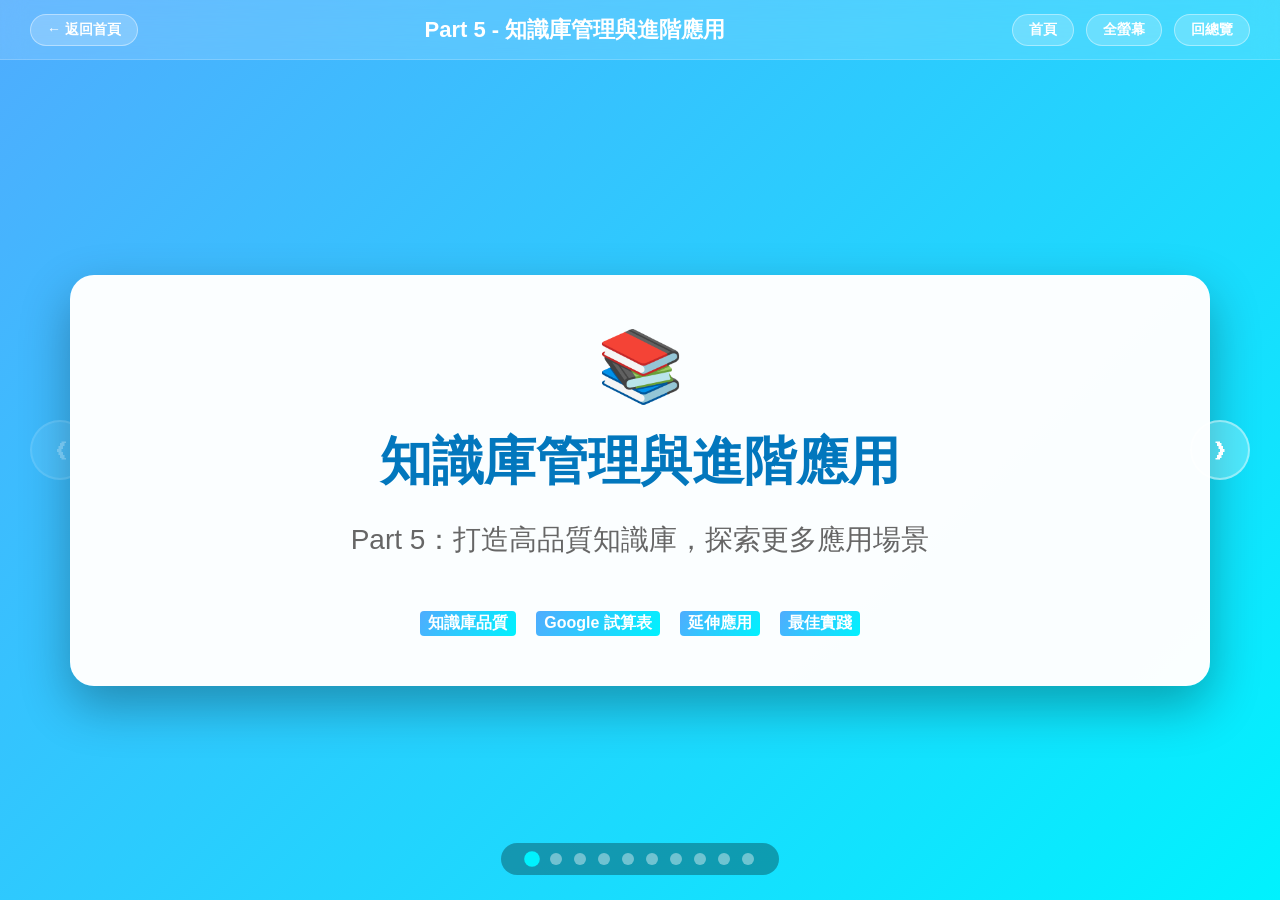
<file: 簡報/Part5_知識庫管理與進階應用.html>
<!DOCTYPE html>
<html lang="zh-TW">
<head>
    <meta charset="UTF-8">
    <meta name="viewport" content="width=device-width, initial-scale=1.0">
    <title>Part 5 - 知識庫管理與進階應用</title>
    <style>
        * { margin: 0; padding: 0; box-sizing: border-box; }
        body {
            font-family: 'Microsoft JhengHei', 'Segoe UI', Arial, sans-serif;
            background: linear-gradient(135deg, #4facfe 0%, #00f2fe 100%);
            min-height: 100vh;
            overflow: hidden;
            color: #333;
        }
        .nav-bar {
            position: fixed;
            top: 0; left: 0; right: 0;
            height: 60px;
            background: rgba(255, 255, 255, 0.15);
            backdrop-filter: blur(12px);
            border-bottom: 1px solid rgba(255, 255, 255, 0.2);
            display: flex;
            justify-content: space-between;
            align-items: center;
            padding: 0 30px;
            z-index: 10000;
        }
        .nav-title { font-size: 22px; font-weight: 700; color: #fff; }
        .nav-buttons { display: flex; gap: 12px; }
        .nav-btn {
            background: rgba(255, 255, 255, 0.2);
            border: 1px solid rgba(255, 255, 255, 0.4);
            color: white;
            padding: 6px 16px;
            border-radius: 20px;
            cursor: pointer;
            font-size: 14px;
            font-weight: 600;
            text-decoration: none;
            transition: all 0.3s ease;
        }
        .nav-btn:hover { background: rgba(255, 255, 255, 0.4); transform: translateY(-2px); }
        .nav-arrow {
            position: fixed;
            top: 50%;
            transform: translateY(-50%);
            background: rgba(255,255,255,0.25);
            color: white;
            width: 60px; height: 60px;
            border-radius: 50%;
            border: 2px solid rgba(255,255,255,0.4);
            font-size: 24px;
            cursor: pointer;
            z-index: 9000;
            transition: all 0.3s;
            display: flex;
            align-items: center;
            justify-content: center;
        }
        .nav-arrow:hover { background: rgba(255,255,255,0.5); transform: translateY(-50%) scale(1.1); }
        .prev-arrow { left: 30px; }
        .next-arrow { right: 30px; }
        .nav-arrow:disabled { opacity: 0.3; cursor: not-allowed; }
        .slide-container { width: 100%; height: 100vh; padding-top: 60px; position: relative; z-index: 1; }
        .slide {
            position: absolute;
            top: 60px; left: 0;
            width: 100%;
            height: calc(100vh - 60px);
            display: none;
            align-items: center;
            justify-content: center;
            padding: 40px;
            opacity: 0;
            transition: opacity 0.4s ease;
            z-index: 10;
        }
        .slide.active { display: flex; opacity: 1; z-index: 20; }
        .content-card {
            background: rgba(255, 255, 255, 0.98);
            border-radius: 24px;
            box-shadow: 0 20px 50px rgba(0, 0, 0, 0.3);
            padding: 50px;
            max-width: 1400px;
            width: 95%;
            max-height: 88vh;
            overflow-y: auto;
        }
        h1 { color: #0277bd; font-size: 52px; margin-bottom: 24px; text-align: center; }
        h2 { color: #01579b; font-size: 36px; margin-bottom: 30px; border-bottom: 3px solid #4facfe; padding-bottom: 12px; }
        h3 { color: #0277bd; font-size: 24px; margin: 25px 0 15px 0; }
        p, li { font-size: 20px; line-height: 1.8; color: #444; margin-bottom: 12px; }
        code { background: #e1f5fe; padding: 3px 8px; border-radius: 6px; font-family: 'Consolas', monospace; color: #0277bd; font-weight: 600; }
        pre { background: #1e1e1e; color: #d4d4d4; padding: 20px; border-radius: 12px; overflow-x: auto; margin: 20px 0; font-size: 15px; line-height: 1.6; font-family: 'Consolas', monospace; }
        .box { padding: 20px; border-radius: 12px; margin: 20px 0; border-left: 6px solid; font-size: 18px; }
        .info { background: #e3f2fd; border-color: #2196f3; color: #0d47a1; }
        .warning { background: #fff3cd; border-color: #ffc107; color: #856404; }
        .success { background: #d4edda; border-color: #28a745; color: #155724; }
        .highlight { background: linear-gradient(120deg, #4facfe 0%, #00f2fe 100%); padding: 2px 8px; border-radius: 4px; font-weight: bold; color: white; }
        .concept-grid { display: grid; grid-template-columns: repeat(auto-fit, minmax(280px, 1fr)); gap: 20px; margin-top: 25px; }
        .concept-card { background: #f8f9fa; padding: 20px; border-radius: 15px; border: 1px solid #e9ecef; transition: transform 0.3s; }
        .concept-card:hover { transform: translateY(-5px); border-color: #4facfe; }
        .indicators { position: fixed; bottom: 25px; left: 50%; transform: translateX(-50%); display: flex; gap: 12px; z-index: 4000; padding: 10px 25px; background: rgba(0,0,0,0.3); border-radius: 30px; }
        .dot { width: 12px; height: 12px; background: rgba(255,255,255,0.4); border-radius: 50%; cursor: pointer; }
        .dot.active { background: #00f2fe; transform: scale(1.3); }
        .emoji-large { font-size: 70px; margin-bottom: 20px; }
        .center { text-align: center; }
        .two-col { display: grid; grid-template-columns: 1fr 1fr; gap: 30px; }
        @media (max-width: 900px) { .two-col { grid-template-columns: 1fr; } }
        .tip-box { background: linear-gradient(135deg, #e1f5fe 0%, #b3e5fc 100%); border: 2px solid #4facfe; border-radius: 15px; padding: 20px; margin: 20px 0; }
    </style>
</head>
<body>

    <div class="nav-bar">
        <a href="index.html" class="nav-btn home-btn">← 返回首頁</a>
        <div class="nav-title">Part 5 - 知識庫管理與進階應用</div>
        <div class="nav-buttons">
            <button class="nav-btn" onclick="goToSlide(0)">首頁</button>
            <button class="nav-btn" onclick="toggleFullscreen()">全螢幕</button>
            <a href="index.html" class="nav-btn">回總覽</a>
        </div>
    </div>

    <div class="slide-container">

        <!-- Slide 1: 封面 -->
        <div class="slide active">
            <div class="content-card center">
                <div class="emoji-large">📚</div>
                <h1>知識庫管理與進階應用</h1>
                <h2 style="border: none; font-weight: normal; font-size: 28px; color: #666;">
                    Part 5：打造高品質知識庫，探索更多應用場景
                </h2>
                <div style="margin-top: 40px; display: flex; gap: 20px; justify-content: center; flex-wrap: wrap;">
                    <span class="highlight">知識庫品質</span>
                    <span class="highlight">Google 試算表</span>
                    <span class="highlight">延伸應用</span>
                    <span class="highlight">最佳實踐</span>
                </div>
            </div>
        </div>

        <!-- Slide 2: 知識庫管理功能 -->
        <div class="slide">
            <div class="content-card">
                <h2>🗄️ 知識庫管理功能</h2>
                <p>平台提供完整的知識庫 CRUD 操作：</p>

                <div class="concept-grid">
                    <div class="concept-card">
                        <h3>➕ 新增知識</h3>
                        <p>手動輸入問題、答案、分類</p>
                    </div>
                    <div class="concept-card">
                        <h3>✏️ 編輯知識</h3>
                        <p>修改現有的知識內容</p>
                    </div>
                    <div class="concept-card">
                        <h3>🗑️ 刪除知識</h3>
                        <p>移除不需要的資料</p>
                    </div>
                    <div class="concept-card">
                        <h3>📤 批次匯入</h3>
                        <p>上傳 CSV / Excel 檔案</p>
                    </div>
                    <div class="concept-card">
                        <h3>📥 匯出備份</h3>
                        <p>下載為 CSV 檔案</p>
                    </div>
                    <div class="concept-card">
                        <h3>🔍 搜尋功能</h3>
                        <p>向量相似度搜尋</p>
                    </div>
                </div>
            </div>
        </div>

        <!-- Slide 3: 知識庫品質重要性 -->
        <div class="slide">
            <div class="content-card">
                <h2>⭐ 為什麼知識庫品質很重要？</h2>

                <div class="tip-box">
                    <p style="font-size: 24px; text-align: center; margin: 0;">
                        <strong>「垃圾進，垃圾出」</strong>（Garbage In, Garbage Out）
                    </p>
                </div>

                <div class="two-col" style="margin-top: 30px;">
                    <div class="concept-card" style="background: #ffebee;">
                        <h3>❌ 低品質知識庫</h3>
                        <ul>
                            <li>問題描述模糊</li>
                            <li>答案內容錯誤</li>
                            <li>資料過時</li>
                            <li>重複內容過多</li>
                        </ul>
                        <p style="color: #c62828; margin-top: 15px;"><strong>結果：AI 回答不準確</strong></p>
                    </div>
                    <div class="concept-card" style="background: #e8f5e9;">
                        <h3>✅ 高品質知識庫</h3>
                        <ul>
                            <li>問題清晰具體</li>
                            <li>答案準確完整</li>
                            <li>定期更新維護</li>
                            <li>分類組織良好</li>
                        </ul>
                        <p style="color: #2e7d32; margin-top: 15px;"><strong>結果：AI 回答精準可靠</strong></p>
                    </div>
                </div>
            </div>
        </div>

        <!-- Slide 4: 知識庫優化技巧 -->
        <div class="slide">
            <div class="content-card">
                <h2>💡 知識庫優化技巧</h2>

                <div class="concept-grid">
                    <div class="concept-card">
                        <h3>1️⃣ 多種問法</h3>
                        <p>同一主題用不同方式提問，提高命中率</p>
                        <ul style="font-size: 16px; color: #666;">
                            <li>「Flask 是什麼？」</li>
                            <li>「什麼是 Flask 框架？」</li>
                            <li>「Flask 的用途」</li>
                        </ul>
                    </div>
                    <div class="concept-card">
                        <h3>2️⃣ 完整答案</h3>
                        <p>答案要詳細、包含關鍵字</p>
                        <ul style="font-size: 16px; color: #666;">
                            <li>避免只有一句話</li>
                            <li>包含背景資訊</li>
                            <li>使用專業術語</li>
                        </ul>
                    </div>
                    <div class="concept-card">
                        <h3>3️⃣ 適當分類</h3>
                        <p>使用一致的分類名稱</p>
                        <ul style="font-size: 16px; color: #666;">
                            <li>「程式設計」而非「寫程式」</li>
                            <li>便於管理和檢索</li>
                        </ul>
                    </div>
                    <div class="concept-card">
                        <h3>4️⃣ 定期更新</h3>
                        <p>保持資訊的時效性</p>
                        <ul style="font-size: 16px; color: #666;">
                            <li>移除過時內容</li>
                            <li>補充新資訊</li>
                        </ul>
                    </div>
                </div>
            </div>
        </div>

        <!-- Slide 5: CSV 格式 -->
        <div class="slide">
            <div class="content-card">
                <h2>📋 CSV 檔案格式</h2>
                <p>批次匯入時，CSV 檔案需要符合以下格式：</p>

                <pre style="font-size: 16px;"><code>question,answer,category
Python 是什麼？,Python 是一種高階程式語言...,程式設計
什麼是 API？,API 是應用程式介面...,程式設計
Flask 如何使用？,Flask 是 Python 網頁框架...,網頁開發</code></pre>

                <div class="two-col" style="margin-top: 20px;">
                    <div class="box info">
                        <strong>必填欄位：</strong>
                        <ul style="margin: 10px 0 0 20px;">
                            <li><code>question</code> - 問題</li>
                            <li><code>answer</code> - 答案</li>
                        </ul>
                    </div>
                    <div class="box success">
                        <strong>選填欄位：</strong>
                        <ul style="margin: 10px 0 0 20px;">
                            <li><code>category</code> - 分類（預設「一般」）</li>
                        </ul>
                    </div>
                </div>
            </div>
        </div>

        <!-- Slide 6: Google 試算表整合 -->
        <div class="slide">
            <div class="content-card">
                <h2>☁️ Google 試算表整合</h2>
                <p>透過 Google Apps Script 讓團隊協作更方便！</p>

                <div class="concept-grid">
                    <div class="concept-card">
                        <h3>👥 團隊協作</h3>
                        <p>多人同時編輯知識庫</p>
                    </div>
                    <div class="concept-card">
                        <h3>🔄 即時同步</h3>
                        <p>一鍵同步到本地平台</p>
                    </div>
                    <div class="concept-card">
                        <h3>📱 隨時存取</h3>
                        <p>手機、平板都能編輯</p>
                    </div>
                    <div class="concept-card">
                        <h3>💾 雲端備份</h3>
                        <p>資料自動保存在雲端</p>
                    </div>
                </div>

                <div class="box info" style="margin-top: 20px;">
                    <strong>設定步驟：</strong>
                    建立試算表 → 部署 GAS API → 在平台輸入 API URL → 點擊同步
                </div>
            </div>
        </div>

        <!-- Slide 7: 延伸應用場景 -->
        <div class="slide">
            <div class="content-card">
                <h2>🚀 延伸應用場景</h2>

                <div class="concept-grid">
                    <div class="concept-card" style="background: #e3f2fd;">
                        <h3>🏢 企業知識管理</h3>
                        <p>內部文件、操作手冊、政策規範</p>
                        <p style="font-size: 14px; color: #666;">員工自助查詢，減輕 HR 負擔</p>
                    </div>
                    <div class="concept-card" style="background: #fff3cd;">
                        <h3>🎧 客服系統</h3>
                        <p>常見問題、產品說明、售後服務</p>
                        <p style="font-size: 14px; color: #666;">24/7 自動回覆，提升客戶滿意度</p>
                    </div>
                    <div class="concept-card" style="background: #e8f5e9;">
                        <h3>🎓 教育平台</h3>
                        <p>課程內容、作業輔導、考試準備</p>
                        <p style="font-size: 14px; color: #666;">AI 助教隨時協助學習</p>
                    </div>
                    <div class="concept-card" style="background: #fce4ec;">
                        <h3>📖 技術文件</h3>
                        <p>API 文件、故障排除、操作指南</p>
                        <p style="font-size: 14px; color: #666;">開發者快速找到解答</p>
                    </div>
                    <div class="concept-card" style="background: #f3e5f5;">
                        <h3>⚖️ 專業諮詢</h3>
                        <p>法律、醫療、金融等專業領域</p>
                        <p style="font-size: 14px; color: #666;">提供有根據的專業建議</p>
                    </div>
                    <div class="concept-card" style="background: #e0f7fa;">
                        <h3>📝 個人助理</h3>
                        <p>讀書筆記、專案經驗、學習心得</p>
                        <p style="font-size: 14px; color: #666;">打造專屬知識庫</p>
                    </div>
                </div>
            </div>
        </div>

        <!-- Slide 8: 進階優化方向 -->
        <div class="slide">
            <div class="content-card">
                <h2>🔧 進階優化方向</h2>

                <div class="two-col">
                    <div>
                        <h3>效能優化</h3>
                        <div class="concept-card">
                            <ul>
                                <li>使用向量資料庫（ChromaDB、Pinecone）</li>
                                <li>實作快取機制</li>
                                <li>非同步處理 AI 請求</li>
                            </ul>
                        </div>

                        <h3 style="margin-top: 20px;">功能擴充</h3>
                        <div class="concept-card">
                            <ul>
                                <li>支援 PDF、Word 文件匯入</li>
                                <li>多輪對話記憶</li>
                                <li>圖片與多媒體支援</li>
                            </ul>
                        </div>
                    </div>
                    <div>
                        <h3>安全性強化</h3>
                        <div class="concept-card">
                            <ul>
                                <li>API Key 後端儲存</li>
                                <li>使用者認證機制</li>
                                <li>速率限制防濫用</li>
                            </ul>
                        </div>

                        <h3 style="margin-top: 20px;">部署選項</h3>
                        <div class="concept-card">
                            <ul>
                                <li>Docker 容器化</li>
                                <li>雲端部署（Render、Railway）</li>
                                <li>監控與日誌系統</li>
                            </ul>
                        </div>
                    </div>
                </div>
            </div>
        </div>

        <!-- Slide 9: 學到的技術 -->
        <div class="slide">
            <div class="content-card">
                <h2>🎓 完整課程回顧</h2>
                <p>恭喜！你已經學會了這些技術：</p>

                <div class="concept-grid">
                    <div class="concept-card" style="background: #e3f2fd;">
                        <h3>RAG 技術</h3>
                        <p>檢索增強生成的原理與實作</p>
                    </div>
                    <div class="concept-card" style="background: #e8f5e9;">
                        <h3>向量嵌入</h3>
                        <p>Sentence Transformers 文字向量化</p>
                    </div>
                    <div class="concept-card" style="background: #fff3cd;">
                        <h3>相似度計算</h3>
                        <p>餘弦相似度語意搜尋</p>
                    </div>
                    <div class="concept-card" style="background: #fce4ec;">
                        <h3>Flask 框架</h3>
                        <p>Python 後端 API 開發</p>
                    </div>
                    <div class="concept-card" style="background: #f3e5f5;">
                        <h3>前端開發</h3>
                        <p>JavaScript 動態網頁互動</p>
                    </div>
                    <div class="concept-card" style="background: #e0f7fa;">
                        <h3>AI API 整合</h3>
                        <p>OpenAI、Google Gemini 串接</p>
                    </div>
                </div>
            </div>
        </div>

        <!-- Slide 10: 總結與下一步 -->
        <div class="slide">
            <div class="content-card center">
                <div class="emoji-large">🎉</div>
                <h1>恭喜完成課程！</h1>

                <div class="tip-box" style="max-width: 800px; margin: 30px auto;">
                    <h3 style="margin-bottom: 15px;">你已經擁有：</h3>
                    <ul style="text-align: left; font-size: 20px;">
                        <li>一個完整運作的 RAG 知識庫問答平台</li>
                        <li>理解 RAG 技術的核心原理</li>
                        <li>掌握向量搜尋與相似度計算</li>
                        <li>能夠管理和優化知識庫</li>
                        <li>具備擴展和客製化的能力</li>
                    </ul>
                </div>

                <div class="box success" style="max-width: 800px; margin: 0 auto;">
                    <h3>建議下一步：</h3>
                    <p>開始建立你自己的專業知識庫，讓 RAG 平台真正為你所用！</p>
                </div>
            </div>
        </div>

    </div>

    <button class="nav-arrow prev-arrow" id="prevBtn" onclick="changeSlide(-1)">❮</button>
    <button class="nav-arrow next-arrow" id="nextBtn" onclick="changeSlide(1)">❯</button>
    <div class="indicators" id="indicatorContainer"></div>

    <script>
        let currentSlide = 0;
        const slides = document.querySelectorAll('.slide');
        const totalSlides = slides.length;
        function init() { createIndicators(); showSlide(0); updateButtons(); document.addEventListener('keydown', handleKeydown); }
        function handleKeydown(e) { if (e.key === 'ArrowLeft') changeSlide(-1); if (e.key === 'ArrowRight') changeSlide(1); }
        function createIndicators() { const container = document.getElementById('indicatorContainer'); container.innerHTML = ''; slides.forEach((_, index) => { const dot = document.createElement('div'); dot.className = 'dot'; dot.onclick = () => goToSlide(index); container.appendChild(dot); }); }
        function showSlide(index) { if (index < 0) index = 0; if (index >= totalSlides) index = totalSlides - 1; slides.forEach(slide => slide.classList.remove('active')); slides[index].classList.add('active'); currentSlide = index; const dots = document.querySelectorAll('.dot'); dots.forEach((dot, idx) => dot.classList.toggle('active', idx === index)); updateButtons(); }
        function changeSlide(direction) { showSlide(currentSlide + direction); }
        function goToSlide(index) { showSlide(index); }
        function updateButtons() { document.getElementById('prevBtn').disabled = currentSlide === 0; document.getElementById('nextBtn').disabled = currentSlide === totalSlides - 1; }
        function toggleFullscreen() { if (!document.fullscreenElement) document.documentElement.requestFullscreen(); else if (document.exitFullscreen) document.exitFullscreen(); }
        init();
    </script>
</body>
</html>
</file>
